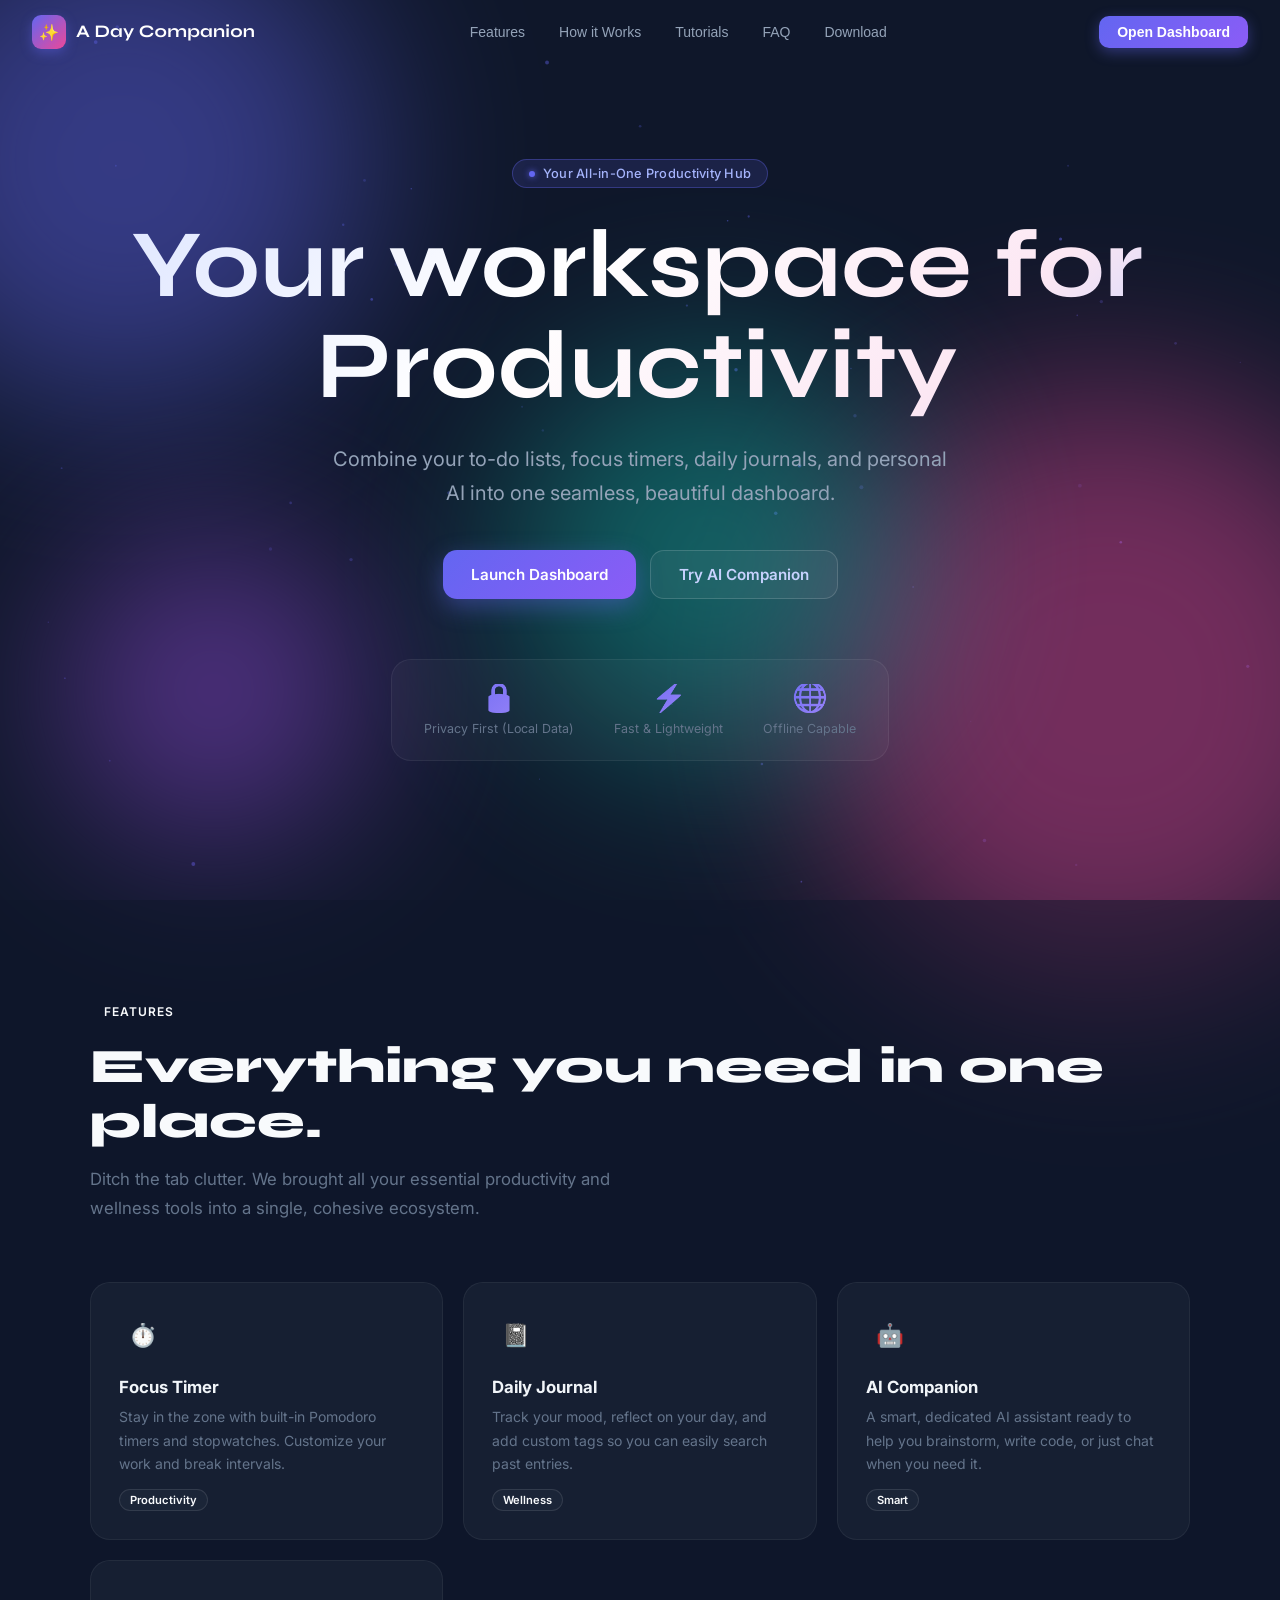
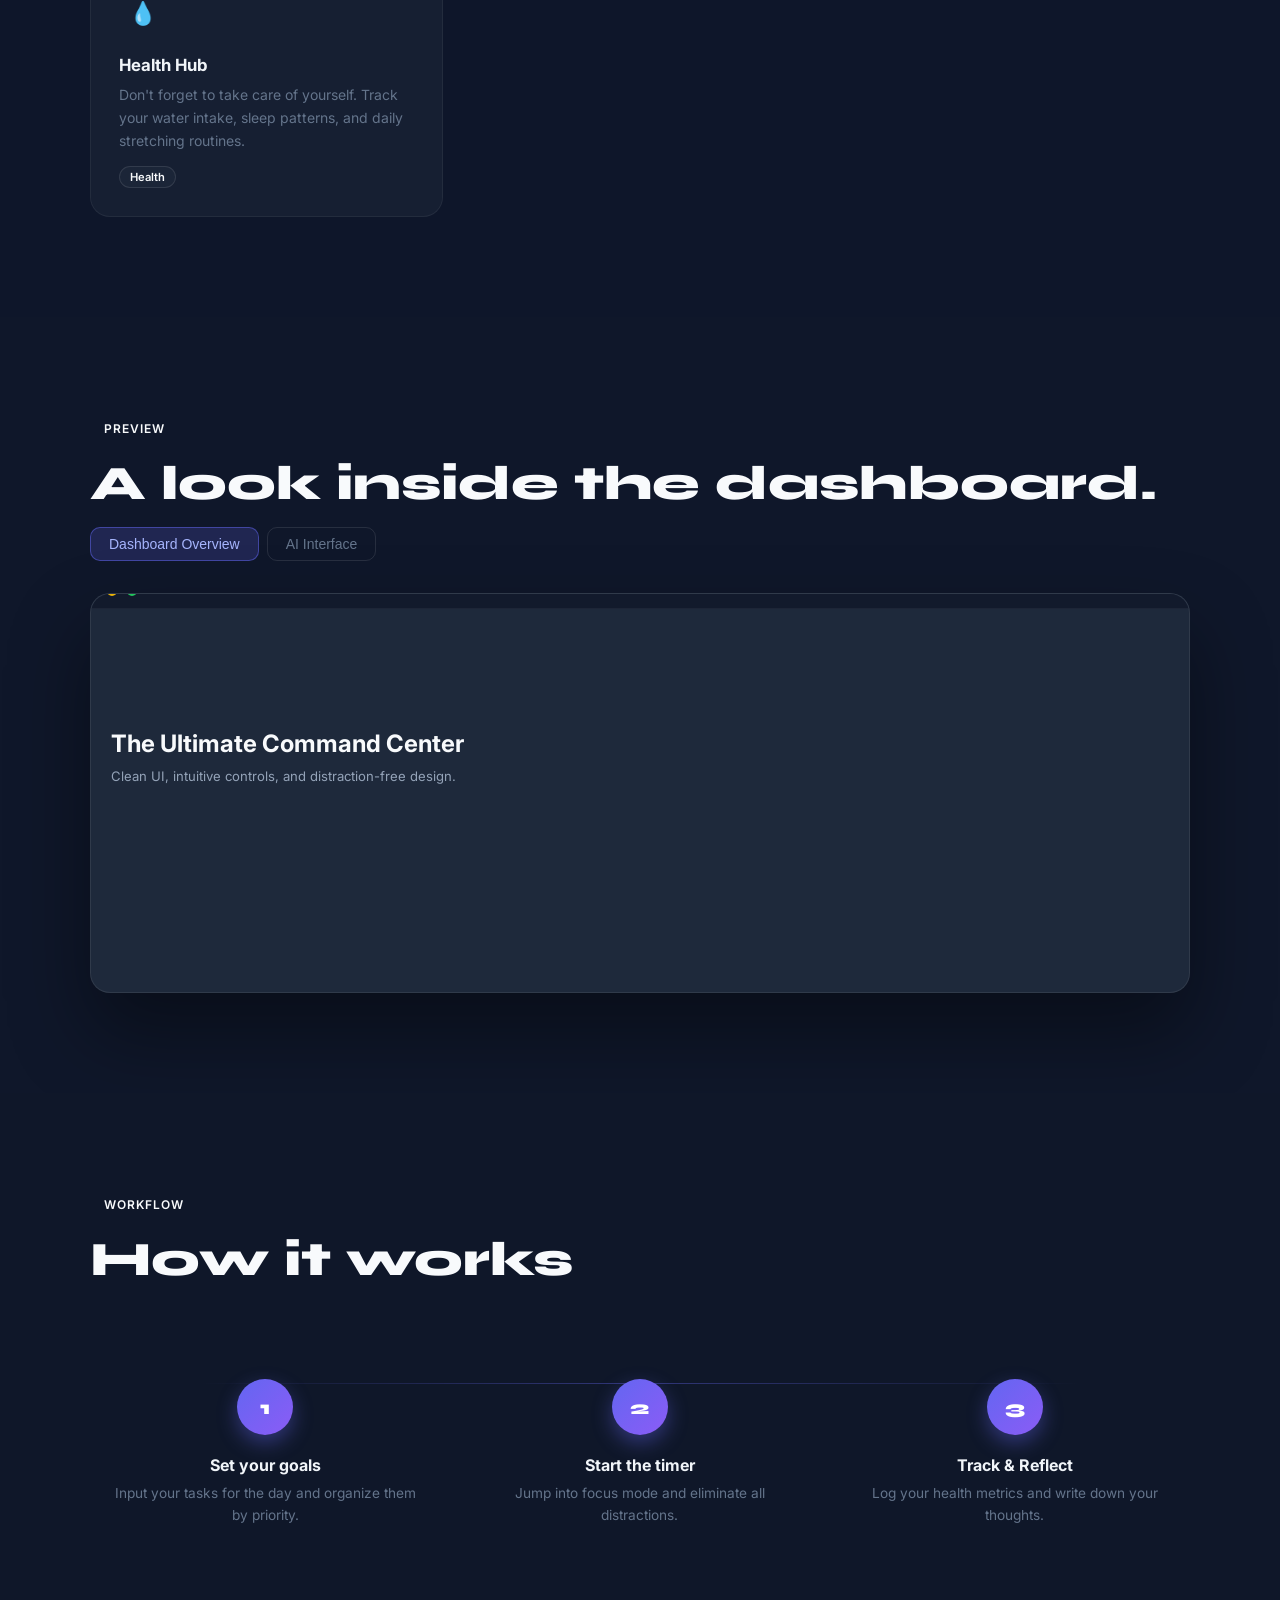
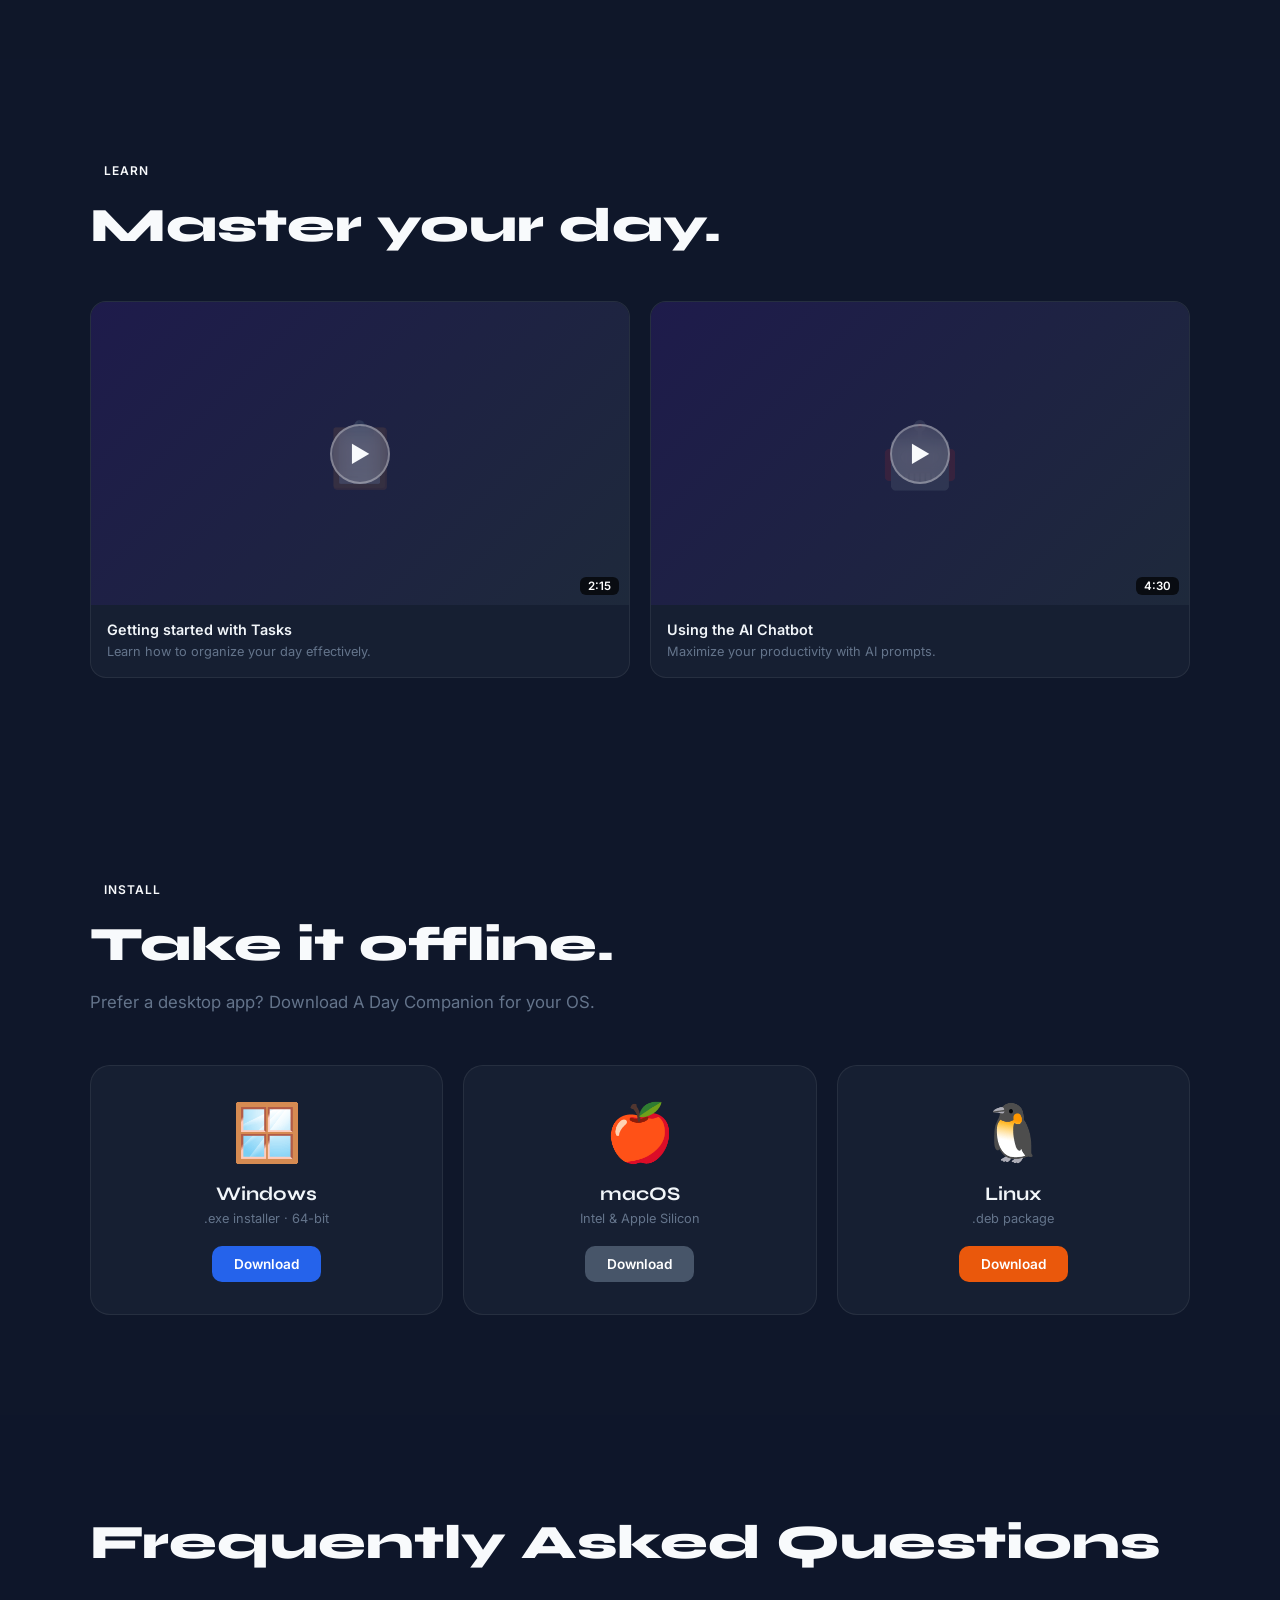
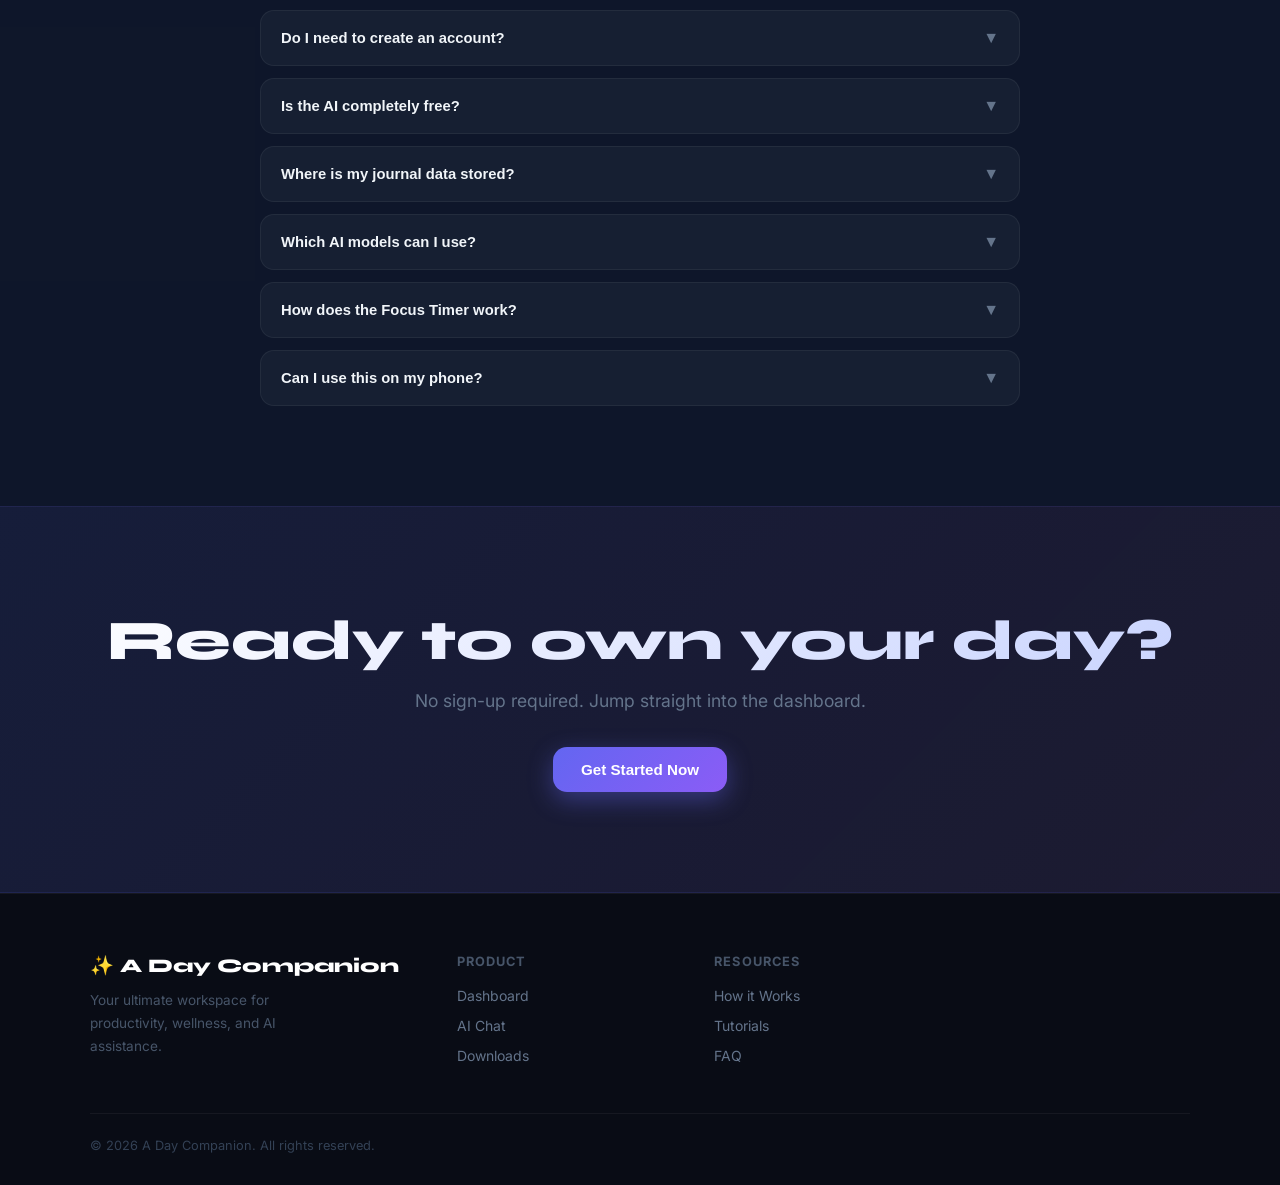
<file: web/index.html>
<!DOCTYPE html>
<html lang="en">
<head>
    <meta charset="UTF-8">
    <meta name="viewport" content="width=device-width, initial-scale=1.0">
    <title>A Day Companion - Home</title>
    <link rel="preconnect" href="https://fonts.googleapis.com">
    <link href="https://fonts.googleapis.com/css2?family=Inter:wght@400;500;600;700;800&family=Syne:wght@700;800&display=swap" rel="stylesheet">
    
    <link rel="stylesheet" href="css/landing.css">
</head>
<body>
    
    <div class="blob blob-1"></div>
    <div class="blob blob-2"></div>
    <div class="blob blob-3"></div>
    <div class="blob blob-4"></div>

    <nav id="navbar">
        <a href="#" class="nav-logo">
            <div class="nav-logo-icon">✨</div>
            <span class="nav-logo-text">A Day Companion</span>
        </a>
        <div class="nav-links" id="nav-links">
            <button class="nav-link" data-scroll="features">Features</button>
            <button class="nav-link" data-scroll="how">How it Works</button>
            <button class="nav-link" data-scroll="tutorials">Tutorials</button>
            <button class="nav-link" data-scroll="faq">FAQ</button>
            <button class="nav-link" data-scroll="download">Download</button>
        </div>
        <button class="nav-hamburger" id="nav-hamburger">
            <span></span><span></span><span></span>
        </button>
        <button class="nav-cta" id="nav-cta" onclick="window.location.href='dashboard.html'">Open Dashboard</button>
    </nav>

    <section id="hero">
        <canvas id="hero-canvas" style="position: absolute; top: 0; left: 0; width: 100%; height: 100%; z-index: -1;"></canvas>
        
        <div class="hero-badge fade-up">
            <div class="hero-badge-dot"></div>
            Your All-in-One Productivity Hub
        </div>
        
        <h1 class="hero-title fade-up stagger-1">
            Your workspace for <br>
            <span id="typed-text" style="color: #a78bfa;"></span>
        </h1>
        
        <p class="hero-sub fade-up stagger-2">
            Combine your to-do lists, focus timers, daily journals, and personal AI into one seamless, beautiful dashboard.
        </p>
        
        <div class="hero-btns fade-up stagger-3">
            <a href="dashboard.html" class="btn-primary">Launch Dashboard</a>
            <a href="ai.html" class="btn-secondary">Try AI Companion</a>
        </div>

        <div class="hero-stats fade-up stagger-4">
            <div class="hero-stat">
                <div class="hero-stat-num" style="font-size: 1.8rem; margin-bottom: 8px;">🔒</div>
                <div class="hero-stat-label">Privacy First (Local Data)</div>
            </div>
            <div class="hero-stat">
                <div class="hero-stat-num" style="font-size: 1.8rem; margin-bottom: 8px;">⚡</div>
                <div class="hero-stat-label">Fast & Lightweight</div>
            </div>
            <div class="hero-stat">
                <div class="hero-stat-num" style="font-size: 1.8rem; margin-bottom: 8px;">🌐</div>
                <div class="hero-stat-label">Offline Capable</div>
            </div>
        </div>
    </section>

    <section id="features" class="section">
        <div class="section-inner">
            <span class="section-tag">Features</span>
            <h2 class="section-title">Everything you need in one place.</h2>
            <p class="section-sub">Ditch the tab clutter. We brought all your essential productivity and wellness tools into a single, cohesive ecosystem.</p>
            
            <div class="features-grid">
                <div class="feature-card">
                    <div class="feature-icon">⏱️</div>
                    <h3 class="feature-title">Focus Timer</h3>
                    <p class="feature-desc">Stay in the zone with built-in Pomodoro timers and stopwatches. Customize your work and break intervals.</p>
                    <span class="feature-tag glass">Productivity</span>
                </div>
                <div class="feature-card">
                    <div class="feature-icon">📓</div>
                    <h3 class="feature-title">Daily Journal</h3>
                    <p class="feature-desc">Track your mood, reflect on your day, and add custom tags so you can easily search past entries.</p>
                    <span class="feature-tag glass">Wellness</span>
                </div>
                <div class="feature-card">
                    <div class="feature-icon">🤖</div>
                    <h3 class="feature-title">AI Companion</h3>
                    <p class="feature-desc">A smart, dedicated AI assistant ready to help you brainstorm, write code, or just chat when you need it.</p>
                    <span class="feature-tag glass">Smart</span>
                </div>
                <div class="feature-card">
                    <div class="feature-icon">💧</div>
                    <h3 class="feature-title">Health Hub</h3>
                    <p class="feature-desc">Don't forget to take care of yourself. Track your water intake, sleep patterns, and daily stretching routines.</p>
                    <span class="feature-tag glass">Health</span>
                </div>
            </div>
        </div>
    </section>

    <section id="preview" class="section">
        <div class="section-inner">
            <span class="section-tag">Preview</span>
            <h2 class="section-title">A look inside the dashboard.</h2>
            
            <div class="preview-tabs">
                <button class="preview-tab active" data-tab="dashboard">Dashboard Overview</button>
                <button class="preview-tab" data-tab="ai">AI Interface</button>
            </div>

            <div class="preview-screen active" id="screen-dashboard">
                <div class="mock-header">
                    <div class="mock-dot" style="background: #ef4444;"></div>
                    <div class="mock-dot" style="background: #eab308;"></div>
                    <div class="mock-dot" style="background: #22c55e;"></div>
                </div>
                <div class="mock-ui text-center" style="padding: 100px 20px;">
                    <h3 style="color: #f8fafc; font-size: 1.5rem; margin-bottom: 10px;">The Ultimate Command Center</h3>
                    <p>Clean UI, intuitive controls, and distraction-free design.</p>
                </div>
            </div>
            
            <div class="preview-screen" id="screen-ai">
                <div class="mock-header">
                    <div class="mock-dot" style="background: #ef4444;"></div>
                    <div class="mock-dot" style="background: #eab308;"></div>
                    <div class="mock-dot" style="background: #22c55e;"></div>
                </div>
                <div class="mock-ui text-center" style="padding: 100px 20px;">
                    <h3 style="color: #f8fafc; font-size: 1.5rem; margin-bottom: 10px;">Your Personal AI Assistant</h3>
                    <p>Powered by OpenRouter, directly integrated into your workflow.</p>
                </div>
            </div>
        </div>
    </section>

    <section id="how" class="section">
        <div class="section-inner text-center">
            <span class="section-tag">Workflow</span>
            <h2 class="section-title">How it works</h2>
            
            <div class="steps-grid">
                <div class="step-card fade-up stagger-1">
                    <div class="step-num">1</div>
                    <h3 class="step-title">Set your goals</h3>
                    <p class="step-desc">Input your tasks for the day and organize them by priority.</p>
                </div>
                <div class="step-card fade-up stagger-2">
                    <div class="step-num">2</div>
                    <h3 class="step-title">Start the timer</h3>
                    <p class="step-desc">Jump into focus mode and eliminate all distractions.</p>
                </div>
                <div class="step-card fade-up stagger-3">
                    <div class="step-num">3</div>
                    <h3 class="step-title">Track & Reflect</h3>
                    <p class="step-desc">Log your health metrics and write down your thoughts.</p>
                </div>
            </div>
        </div>
    </section>

    <section id="tutorials" class="section">
        <div class="section-inner">
            <span class="section-tag">Learn</span>
            <h2 class="section-title">Master your day.</h2>
            
            <div class="tutorial-grid">
                <div class="tutorial-card fade-up" data-tutorial="Getting started with Tasks">
                    <div class="tutorial-thumb">
                        <div class="tutorial-thumb-bg">📋</div>
                        <div class="tutorial-play-btn">▶</div>
                        <div class="tutorial-duration">2:15</div>
                    </div>
                    <div class="tutorial-info">
                        <h3 class="tutorial-title">Getting started with Tasks</h3>
                        <p class="tutorial-desc">Learn how to organize your day effectively.</p>
                    </div>
                </div>
                <div class="tutorial-card fade-up stagger-1" data-tutorial="Using the AI Chatbot">
                    <div class="tutorial-thumb">
                        <div class="tutorial-thumb-bg">🤖</div>
                        <div class="tutorial-play-btn">▶</div>
                        <div class="tutorial-duration">4:30</div>
                    </div>
                    <div class="tutorial-info">
                        <h3 class="tutorial-title">Using the AI Chatbot</h3>
                        <p class="tutorial-desc">Maximize your productivity with AI prompts.</p>
                    </div>
                </div>
            </div>
        </div>
    </section>

    <section id="download" class="section">
        <div class="section-inner">
            <span class="section-tag">Install</span>
            <h2 class="section-title">Take it offline.</h2>
            <p class="section-sub">Prefer a desktop app? Download A Day Companion for your OS.</p>
            
            <div class="platform-grid">
                <a href="https://github.com/Devanshpsg009/A-Day-Companion/releases/download/A_Day_Companion/A.Day.Companion.exe" class="platform-card fade-up">
                    <span class="platform-emoji">🪟</span>
                    <h3 class="platform-name">Windows</h3>
                    <p class="platform-info">.exe installer · 64-bit</p>
                    <span class="platform-btn" style="background: #2563eb; color: #fff;">Download</span>
                </a>
                <a href="https://github.com/Devanshpsg009/A-Day-Companion/releases/download/A_Day_Companion/A.Day.Companion.app.zip" class="platform-card fade-up stagger-1">
                    <span class="platform-emoji">🍎</span>
                    <h3 class="platform-name">macOS</h3>
                    <p class="platform-info">Intel & Apple Silicon</p>
                    <span class="platform-btn" style="background: #475569; color: #fff;">Download</span>
                </a>
                <a href="https://github.com/Devanshpsg009/A-Day-Companion/releases/download/A_Day_Companion/A.Day.Companion.deb" class="platform-card fade-up stagger-2">
                    <span class="platform-emoji">🐧</span>
                    <h3 class="platform-name">Linux</h3>
                    <p class="platform-info">.deb package</p>
                    <span class="platform-btn" style="background: #ea580c; color: #fff;">Download</span>
                </a>
            </div>
        </div>
    </section>

    <section id="faq" class="section">
        <div class="section-inner">
            <h2 class="section-title text-center">Frequently Asked Questions</h2>
            
            <div class="faq-list" style="margin: 40px auto 0;">
                <div class="faq-item fade-up">
                    <button class="faq-q">Do I need to create an account? <span class="faq-chevron">▼</span></button>
                    <div class="faq-a"><p>No account is required! A Day Companion runs directly in your browser and stores your data locally.</p></div>
                </div>
                <div class="faq-item fade-up">
                    <button class="faq-q">Is the AI completely free? <span class="faq-chevron">▼</span></button>
                    <div class="faq-a"><p>Yes, the AI integration utilizes your custom API key (like OpenRouter) so you maintain full control over your usage and data.</p></div>
                </div>
                <div class="faq-item fade-up">
                    <button class="faq-q">Where is my journal data stored? <span class="faq-chevron">▼</span></button>
                    <div class="faq-a"><p>All your tasks, journal entries, and health data are stored safely in your browser's local storage for maximum privacy and speed.</p></div>
                </div>
                <div class="faq-item fade-up">
                    <button class="faq-q">Which AI models can I use? <span class="faq-chevron">▼</span></button>
                    <div class="faq-a"><p>Through OpenRouter, you can easily switch between industry-leading models like GPT-3.5 Turbo, Claude 3 Haiku, and Llama 3.</p></div>
                </div>
                <div class="faq-item fade-up">
                    <button class="faq-q">How does the Focus Timer work? <span class="faq-chevron">▼</span></button>
                    <div class="faq-a"><p>It uses the Pomodoro technique. By default, it sets a 25-minute focus session followed by a 5-minute break, helping you avoid burnout.</p></div>
                </div>
                <div class="faq-item fade-up">
                    <button class="faq-q">Can I use this on my phone? <span class="faq-chevron">▼</span></button>
                    <div class="faq-a"><p>Absolutely. The web dashboard is fully responsive and designed to work beautifully on mobile devices.</p></div>
                </div>
            </div>
        </div>
    </section>

    <section id="cta">
        <h2 class="cta-title fade-up">Ready to own your day?</h2>
        <p class="cta-sub fade-up stagger-1">No sign-up required. Jump straight into the dashboard.</p>
        <button class="btn-primary fade-up stagger-2" onclick="window.location.href='dashboard.html'">Get Started Now</button>
    </section>

    <footer>
        <div class="footer-inner">
            <div class="footer-top">
                <div class="footer-brand">
                    <div style="font-family: 'Syne', sans-serif; font-weight: 800; font-size: 1.2rem; color: #fff;">✨ A Day Companion</div>
                    <p>Your ultimate workspace for productivity, wellness, and AI assistance.</p>
                </div>
                <div>
                    <h4 class="footer-col-title">Product</h4>
                    <ul class="footer-links">
                        <li><a href="dashboard.html">Dashboard</a></li>
                        <li><a href="ai.html">AI Chat</a></li>
                        <li><a href="#download">Downloads</a></li>
                    </ul>
                </div>
                <div>
                    <h4 class="footer-col-title">Resources</h4>
                    <ul class="footer-links">
                        <li><a href="#how">How it Works</a></li>
                        <li><a href="#tutorials">Tutorials</a></li>
                        <li><a href="#faq">FAQ</a></li>
                    </ul>
                </div>
            </div>
            <div class="footer-bottom">
                <div class="footer-copy">&copy; 2026 A Day Companion. All rights reserved.</div>
            </div>
        </div>
    </footer>

    <div class="video-modal-overlay" id="video-modal" style="display: none;">
        <div class="video-modal">
            <div class="video-modal-header">
                <h3 class="video-modal-title" id="video-modal-title">Tutorial</h3>
                <button class="video-modal-close" id="video-modal-close">✕</button>
            </div>
            <div class="video-embed">
                <div class="video-placeholder">
                    <div class="video-placeholder-icon">▶</div>
                    <p>Video playback area.</p>
                </div>
            </div>
        </div>
    </div>
    <script src="js/landing.js"></script>
</body>
</html>
</file>
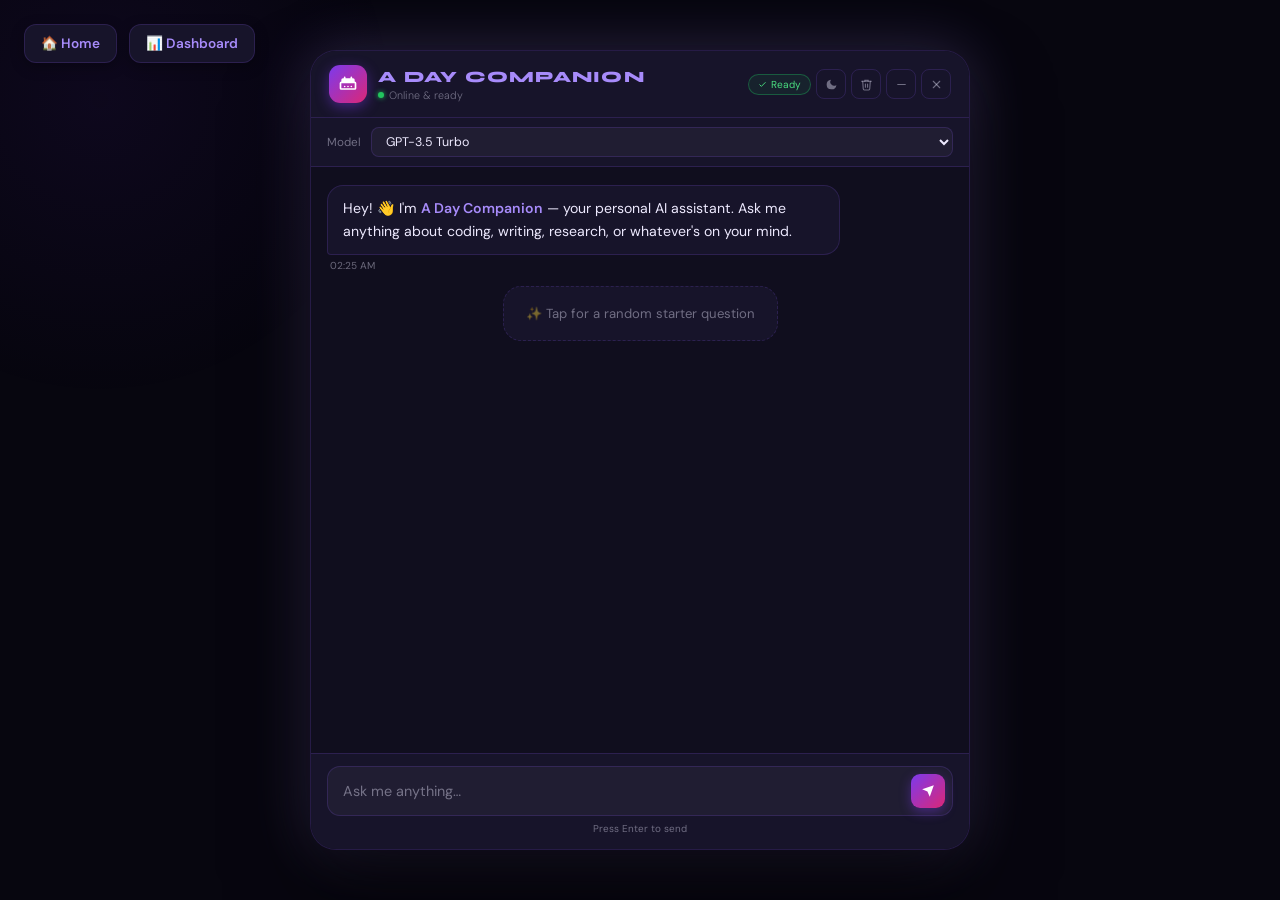
<file: web/ai.html>
<!DOCTYPE html>
<html lang="en">
<head>
    <meta charset="UTF-8">
    <meta name="viewport" content="width=device-width, initial-scale=1.0">
    <title>A DAY COMPANION - AI Chat</title>
    <link rel="preconnect" href="https://fonts.googleapis.com">
    <link href="https://fonts.googleapis.com/css2?family=Syne:wght@700;800&family=DM+Sans:wght@300;400;500&display=swap" rel="stylesheet">
    <style>
        :root {
            --bg: #07060f;
            --surface: #100e1e;
            --surface2: #17142a;
            --border: rgba(139,92,246,0.18);
            --accent: #a78bfa;
            --accent2: #f472b6;
            --glow: rgba(167,139,250,0.25);
            --text: #ede9fe;
            --muted: rgba(237,233,254,0.42);
            --user-bg: linear-gradient(135deg,#6d28d9,#7c3aed);
            --bot-bg: #17142a;
            --in-bg: rgba(255,255,255,0.04);
        }
        body.light {
            --bg: #ede9fe;
            --surface: #fff;
            --surface2: #f5f3ff;
            --border: rgba(109,40,217,0.14);
            --accent: #6d28d9;
            --accent2: #db2777;
            --glow: rgba(109,40,217,0.14);
            --text: #1e1535;
            --muted: rgba(30,21,53,0.42);
            --user-bg: linear-gradient(135deg,#6d28d9,#8b5cf6);
            --bot-bg: #f0ebff;
            --in-bg: rgba(109,40,217,0.05);
        }
        *{margin:0;padding:0;box-sizing:border-box}
        body{
            background:var(--bg);
            font-family:'DM Sans',sans-serif;
            min-height:100vh;
            display:flex;align-items:center;justify-content:center;
            padding:20px;
            transition:background .4s;
        }
        body::before{
            content:'';position:fixed;
            width:600px;height:600px;
            border-radius:50%;
            background:radial-gradient(circle,rgba(109,40,217,.07) 0%,transparent 70%);
            top:-200px;left:-200px;
            pointer-events:none;
            animation:orb 16s ease-in-out infinite;
            z-index:0;
        }
        @keyframes orb{0%,100%{transform:translate(0,0)}50%{transform:translate(60px,50px)}}

        
        .nav-floating {
            position: fixed;
            top: 24px;
            left: 24px;
            z-index: 100;
            display: flex;
            gap: 12px;
        }
        .nav-back-btn {
            padding: 10px 16px;
            border-radius: 12px;
            border: 1px solid var(--border);
            background: var(--surface2);
            color: var(--accent);
            cursor: pointer;
            font-family: 'DM Sans', sans-serif;
            font-weight: 600;
            font-size: 0.85rem;
            transition: all 0.2s;
            display: flex;
            align-items: center;
            gap: 6px;
            text-decoration: none;
            box-shadow: 0 4px 14px rgba(0,0,0,0.3);
        }
        .nav-back-btn:hover {
            background: var(--glow);
            transform: translateY(-2px);
            border-color: var(--accent);
        }
        body.light .nav-back-btn {
            background: var(--surface);
            color: var(--accent);
        }

        .app{
            width:100%;max-width:660px;height:800px;
            background:var(--surface);
            border:1px solid var(--border);
            border-radius:26px;
            display:flex;flex-direction:column;
            overflow:hidden;
            position:relative;z-index:1;
            box-shadow:0 40px 80px rgba(0,0,0,.55),0 0 60px var(--glow);
            transition:background .4s,box-shadow .4s;
        }

        
        .hdr{
            padding:14px 18px;
            display:flex;align-items:center;justify-content:space-between;
            border-bottom:1px solid var(--border);
            background:var(--surface2);
            flex-shrink:0;
        }
        .hdr-l{display:flex;align-items:center;gap:11px}
        .logo{
            width:38px;height:38px;
            background:linear-gradient(135deg,#7c3aed,#db2777);
            border-radius:11px;
            display:flex;align-items:center;justify-content:center;
            flex-shrink:0;
            box-shadow:0 4px 14px rgba(124,58,237,.45);
        }
        .logo svg{width:20px;height:20px;fill:#fff}
        .app-name{
            font-family:'Syne',sans-serif;
            font-weight:800;font-size:.98rem;
            letter-spacing:.08em;text-transform:uppercase;
            color:var(--accent);
        }
        .app-sub{
            font-size:.67rem;color:var(--muted);
            margin-top:2px;font-weight:300;
            display:flex;align-items:center;gap:5px;
        }
        .live-dot{
            width:6px;height:6px;border-radius:50%;
            background:#22c55e;
            box-shadow:0 0 5px #22c55e;
            animation:blink 2s ease-in-out infinite;
        }
        @keyframes blink{0%,100%{opacity:1}50%{opacity:.3}}

        .hdr-r{display:flex;gap:5px;align-items:center}

        .status-pill{
            font-size:.63rem;padding:3px 9px;border-radius:20px;
            border:1px solid rgba(34,197,94,.35);
            background:rgba(34,197,94,.08);color:#4ade80;
            display:flex;align-items:center;gap:4px;
            transition:all .3s;
        }
        .status-pill svg{width:9px;height:9px}
        .status-pill.warn{border-color:rgba(239,68,68,.35);background:rgba(239,68,68,.08);color:#f87171}
        .status-pill.idle{border-color:var(--border);background:transparent;color:var(--muted)}

        .ibtn{
            width:30px;height:30px;border-radius:8px;
            border:1px solid var(--border);background:transparent;
            color:var(--muted);cursor:pointer;
            display:flex;align-items:center;justify-content:center;
            transition:all .2s;
        }
        .ibtn svg{width:13px;height:13px}
        .ibtn:hover{background:var(--glow);color:var(--accent);border-color:var(--accent)}

        
        .mbar{
            padding:9px 16px;
            border-bottom:1px solid var(--border);
            background:var(--surface2);
            display:flex;align-items:center;gap:10px;
            flex-shrink:0;
        }
        .mbar-label{font-size:.73rem;color:var(--muted);white-space:nowrap}
        .msel{
            background:var(--in-bg);
            border:1px solid var(--border);
            color:var(--text);
            padding:5px 10px;border-radius:8px;
            font-size:.78rem;font-family:'DM Sans',sans-serif;
            outline:none;cursor:pointer;flex:1;
            transition:border-color .2s;
        }
        .msel:focus{border-color:var(--accent)}
        .msel option{background:#1a1535;color:#ede9fe}

        
        .msgs{
            flex:1;overflow-y:auto;
            padding:18px 16px;
            display:flex;flex-direction:column;gap:14px;
            scroll-behavior:smooth;
        }
        .msgs::-webkit-scrollbar{width:3px}
        .msgs::-webkit-scrollbar-thumb{background:var(--border);border-radius:3px}

        .msg{max-width:82%;animation:pop .28s cubic-bezier(.34,1.56,.64,1)}
        @keyframes pop{from{opacity:0;transform:translateY(12px) scale(.97)}to{opacity:1;transform:none}}
        .msg.u{align-self:flex-end}
        .msg.b{align-self:flex-start}

        .bbl{
            padding:11px 15px;border-radius:16px;
            font-size:.88rem;line-height:1.65;
            color:var(--text);word-break:break-word;
        }
        .msg.u .bbl{
            background:var(--user-bg);color:#fff;
            border-bottom-right-radius:4px;
            box-shadow:0 4px 18px rgba(109,40,217,.3);
        }
        .msg.b .bbl{
            background:var(--bot-bg);
            border:1px solid var(--border);
            border-bottom-left-radius:4px;
        }
        body.light .msg.b .bbl{color:#1e1535}

        .meta{
            font-size:.63rem;color:var(--muted);
            margin-top:4px;padding:0 3px;
            display:flex;justify-content:space-between;align-items:center;
        }
        .msg.u .meta{justify-content:flex-end}
        .mtag{font-style:italic;opacity:.55;font-size:.61rem}
        .cpbtn{
            background:none;border:none;color:var(--muted);cursor:pointer;
            padding:2px 4px;border-radius:4px;transition:color .2s;
            opacity:0;
        }
        .cpbtn svg{width:11px;height:11px}
        .msg:hover .cpbtn{opacity:1}
        .cpbtn:hover{color:var(--accent)}

        
        .bbl strong{font-weight:600;color:var(--accent)}
        .msg.u .bbl strong{color:#fde68a}
        .bbl em{font-style:italic;opacity:.85}
        .bbl code{
            background:rgba(139,92,246,.15);color:#c4b5fd;
            padding:1px 6px;border-radius:5px;
            font-family:'Courier New',monospace;font-size:.82em;
        }
        body.light .msg.b .bbl code{background:rgba(109,40,217,.1);color:#6d28d9}
        .bbl pre{
            background:rgba(0,0,0,.28);border:1px solid var(--border);
            border-radius:10px;padding:12px;margin:8px 0;
            overflow-x:auto;font-family:'Courier New',monospace;font-size:.8em;
        }
        .bbl ul,.bbl ol{padding-left:18px;margin:5px 0}
        .bbl li{margin:3px 0}
        .bbl h1,.bbl h2,.bbl h3{
            font-family:'Syne',sans-serif;
            margin:8px 0 4px;color:var(--accent);
        }
        .bbl a{color:var(--accent)}

        
        .typing{
            align-self:flex-start;
            padding:10px 14px;
            background:var(--bot-bg);
            border:1px solid var(--border);
            border-radius:16px;border-bottom-left-radius:4px;
            display:flex;align-items:center;gap:8px;
            animation:pop .25s ease;
        }
        .tlabel{font-size:.78rem;color:var(--muted)}
        .dots{display:flex;gap:4px}
        .dots span{
            width:6px;height:6px;border-radius:50%;
            background:var(--accent);
            animation:bonce 1.3s ease-in-out infinite;
        }
        .dots span:nth-child(2){animation-delay:.15s}
        .dots span:nth-child(3){animation-delay:.3s}
        @keyframes bonce{0%,60%,100%{transform:translateY(0)}30%{transform:translateY(-5px)}}

        
        .intro{
            align-self:center;text-align:center;
            padding:16px 22px;
            background:var(--surface2);
            border:1px dashed var(--border);
            border-radius:18px;
            color:var(--muted);font-size:.82rem;line-height:1.6;
            cursor:pointer;transition:all .25s;max-width:88%;
        }
        .intro:hover{border-color:var(--accent);color:var(--accent);transform:translateY(-2px)}

        
        .errmsg{
            padding:10px 14px;
            background:rgba(239,68,68,.1);border:1px solid rgba(239,68,68,.3);
            border-radius:10px;color:#fca5a5;font-size:.82rem;align-self:stretch;
        }

        
        .input-wrap{
            padding:12px 16px 14px;
            border-top:1px solid var(--border);
            background:var(--surface2);flex-shrink:0;
        }
        .input-row{
            display:flex;align-items:center;gap:8px;
            background:var(--in-bg);
            border:1px solid var(--border);
            border-radius:13px;
            padding:7px 7px 7px 15px;
            transition:border-color .2s,box-shadow .2s;
        }
        .input-row:focus-within{border-color:var(--accent);box-shadow:0 0 0 3px var(--glow)}
        #mi{
            flex:1;background:none;border:none;
            color:var(--text);font-family:'DM Sans',sans-serif;
            font-size:.9rem;outline:none;
        }
        #mi::placeholder{color:var(--muted)}
        #sb{
            width:34px;height:34px;border-radius:9px;
            background:linear-gradient(135deg,#7c3aed,#db2777);
            border:none;color:#fff;cursor:pointer;
            display:flex;align-items:center;justify-content:center;
            transition:all .2s;flex-shrink:0;
            box-shadow:0 4px 12px rgba(124,58,237,.4);
        }
        #sb svg{width:14px;height:14px}
        #sb:hover:not(:disabled){transform:scale(1.08);box-shadow:0 6px 18px rgba(124,58,237,.55)}
        #sb:disabled{opacity:.35;cursor:not-allowed;transform:none!important}
        .hint{text-align:center;font-size:.62rem;color:var(--muted);margin-top:6px}

        
        .app.min{height:62px}
        .app.min .mbar,.app.min .msgs,.app.min .input-wrap{display:none}

        
        .notif{
            position:fixed;top:16px;right:16px;
            padding:9px 15px;border-radius:10px;
            font-size:.78rem;z-index:999;
            display:flex;align-items:center;gap:6px;
            animation:nslide .3s ease,nfade .3s ease 2.7s forwards;
        }
        .notif.ok{background:rgba(34,197,94,.15);border:1px solid rgba(34,197,94,.3);color:#4ade80}
        .notif.err{background:rgba(239,68,68,.15);border:1px solid rgba(239,68,68,.3);color:#f87171}
        @keyframes nslide{from{opacity:0;transform:translateY(-8px)}to{opacity:1;transform:none}}
        @keyframes nfade{from{opacity:1}to{opacity:0;pointer-events:none}}

        @media(max-width:680px){
            .app{height:100dvh;border-radius:0;max-width:100%}
            body{padding:0}
            .msg{max-width:90%}
            .nav-floating { top: 12px; left: 12px; }
        }
    </style>
</head>
<body>

<div class="nav-floating">
    <a href="index.html" class="nav-back-btn">🏠 Home</a>
    <a href="dashboard.html" class="nav-back-btn">📊 Dashboard</a>
</div>

<div class="app" id="app">

    <div class="hdr">
        <div class="hdr-l">
            <div class="logo">
                <svg viewBox="0 0 24 24"><path d="M20 9V7a2 2 0 0 0-2-2h-1V4a1 1 0 0 0-2 0v1H9V4a1 1 0 0 0-2 0v1H6a2 2 0 0 0-2 2v2a2 2 0 0 0-2 2v6a2 2 0 0 0 2 2h16a2 2 0 0 0 2-2v-6a2 2 0 0 0-2-2zm0 8H4v-6h16v6zM8 14a1 1 0 1 1 0 2 1 1 0 0 1 0-2zm4 0a1 1 0 1 1 0 2 1 1 0 0 1 0-2zm4 0a1 1 0 1 1 0 2 1 1 0 0 1 0-2z"/></svg>
            </div>
            <div>
                <div class="app-name">A Day Companion</div>
                <div class="app-sub"><span class="live-dot"></span>Online &amp; ready</div>
            </div>
        </div>
        <div class="hdr-r">
            <div class="status-pill" id="spill">
                <svg viewBox="0 0 24 24" fill="none" stroke="currentColor" stroke-width="2.5"><polyline points="20 6 9 17 4 12"/></svg>
                Ready
            </div>
            
            <button class="ibtn" id="themeBtn" title="Toggle theme">
                <svg id="themeIco" viewBox="0 0 24 24" fill="currentColor"><path d="M21 12.79A9 9 0 1 1 11.21 3 7 7 0 0 0 21 12.79z"/></svg>
            </button>
            <button class="ibtn" id="clearBtn" title="Clear chat">
                <svg viewBox="0 0 24 24" fill="none" stroke="currentColor" stroke-width="2" stroke-linecap="round"><polyline points="3 6 5 6 21 6"/><path d="M19 6l-1 14a2 2 0 0 1-2 2H8a2 2 0 0 1-2-2L5 6"/><path d="M10 11v6M14 11v6"/><path d="M9 6V4h6v2"/></svg>
            </button>
            <button class="ibtn" id="minBtn" title="Minimize">
                <svg viewBox="0 0 24 24" fill="currentColor"><rect x="4" y="11" width="16" height="2" rx="1"/></svg>
            </button>
            <button class="ibtn" id="closeBtn" title="Return to Dashboard">
                <svg viewBox="0 0 24 24" fill="none" stroke="currentColor" stroke-width="2" stroke-linecap="round"><line x1="18" y1="6" x2="6" y2="18"/><line x1="6" y1="6" x2="18" y2="18"/></svg>
            </button>
        </div>
    </div>
    <div class="mbar">
        <span class="mbar-label">Model</span>
        <select id="modelSelect" class="msel">
            <option value="openai/gpt-3.5-turbo">GPT-3.5 Turbo</option>
            <option value="anthropic/claude-3-haiku">Claude 3 Haiku</option>
            <option value="meta-llama/llama-3.1-8b-instruct">Llama 3.1 8B</option>
        </select>
    </div>
    <div class="msgs" id="msgs">
        <div class="msg b">
            <div class="bbl">Hey! 👋 I'm <strong>A Day Companion</strong> — your personal AI assistant. Ask me anything about coding, writing, research, or whatever's on your mind.</div>
            <div class="meta">
                <span id="initTime"></span>
            </div>
        </div>
        <div class="intro" id="introCard">✨ Tap for a random starter question</div>
    </div>
    <div class="input-wrap">
        <div class="input-row">
            <input type="text" id="mi" placeholder="Ask me anything…" autocomplete="off">
            <button id="sb">
                <svg viewBox="0 0 24 24" fill="currentColor"><path d="M22 2L11 13M22 2L15 22l-4-9-9-4 20-7z"/></svg>
            </button>
        </div>
        <div class="hint">Press Enter to send</div>
    </div>
</div>

<script>
    const BACKEND_API_URL = "/api/chat"; 

    const app        = document.getElementById('app');
    const msgsEl     = document.getElementById('msgs');
    const mi         = document.getElementById('mi');
    const sb         = document.getElementById('sb');
    const msel       = document.getElementById('modelSelect');
    const spill      = document.getElementById('spill');
    const themeBtn   = document.getElementById('themeBtn');
    const themeIco   = document.getElementById('themeIco');
    const clearBtn   = document.getElementById('clearBtn');
    const minBtn     = document.getElementById('minBtn');
    const closeBtn   = document.getElementById('closeBtn');
    const introCard  = document.getElementById('introCard');
    document.getElementById('initTime').textContent = nowStr();

    let isThinking = false;
    let convo = [{
        role:"system",
        content:`You are A DAY COMPANION, a helpful and friendly AI assistant. You can speak English and Hindi. You're skilled at technology, programming, and general knowledge. Be concise, warm, and helpful. Use markdown formatting when appropriate. Keep responses under 300 words unless the user asks for more. Use emojis occasionally. If asked about yourself, say you're A DAY COMPANION.`
    }];

    
    function nowStr(){ return new Date().toLocaleTimeString([],{hour:'2-digit',minute:'2-digit'}); }

    function save(){
        try{
            localStorage.setItem('adc_model', msel.value);
            localStorage.setItem('adc_theme', document.body.classList.contains('light')?'light':'dark');
            localStorage.setItem('adc_history', JSON.stringify(convo));
        }catch(e){}
    }

    function load(){
        try{
            const m = localStorage.getItem('adc_model');
            if(m) msel.value = m;
            if(localStorage.getItem('adc_theme')==='light') applyTheme(true);
            const h = localStorage.getItem('adc_history');
            if(h){
                const hist = JSON.parse(h);
                if(Array.isArray(hist) && hist.length>1){
                    for(let i=1;i<hist.length;i++){
                        renderMsg(hist[i].content, hist[i].role==='user', null, false, false);
                        convo.push(hist[i]);
                    }
                }
            }
        }catch(e){}
    }

    function applyTheme(light){
        document.body.classList.toggle('light', light);
        if(light){
            themeIco.setAttribute('fill','none');
            themeIco.setAttribute('stroke','currentColor');
            themeIco.setAttribute('stroke-width','2');
            themeIco.innerHTML = '<circle cx="12" cy="12" r="5"/><line x1="12" y1="1" x2="12" y2="3"/><line x1="12" y1="21" x2="12" y2="23"/><line x1="4.22" y1="4.22" x2="5.64" y2="5.64"/><line x1="18.36" y1="18.36" x2="19.78" y2="19.78"/><line x1="1" y1="12" x2="3" y2="12"/><line x1="21" y1="12" x2="23" y2="12"/><line x1="4.22" y1="19.78" x2="5.64" y2="18.36"/><line x1="18.36" y1="5.64" x2="19.78" y2="4.22"/>';
        } else {
            themeIco.setAttribute('fill','currentColor');
            themeIco.removeAttribute('stroke');
            themeIco.removeAttribute('stroke-width');
            themeIco.innerHTML = '<path d="M21 12.79A9 9 0 1 1 11.21 3 7 7 0 0 0 21 12.79z"/>';
        }
    }

    function setPill(text, state='ok'){
        spill.className = `status-pill ${state==='warn'?'warn':state==='idle'?'idle':''}`;
        const icons = {
            ok:   `<svg viewBox="0 0 24 24" fill="none" stroke="currentColor" stroke-width="2.5" width="9" height="9"><polyline points="20 6 9 17 4 12"/></svg>`,
            warn: `<svg viewBox="0 0 24 24" fill="currentColor" width="9" height="9"><path d="M12 2L2 22h20L12 2zm1 15h-2v-2h2v2zm0-4h-2V9h2v4z"/></svg>`,
            idle: `<svg viewBox="0 0 24 24" fill="currentColor" width="9" height="9"><circle cx="12" cy="12" r="3"/></svg>`
        };
        spill.innerHTML = (icons[state]||icons.ok) + ' ' + text;
    }

    function notify(msg, isErr=false){
        document.querySelectorAll('.notif').forEach(n=>n.remove());
        const n = document.createElement('div');
        n.className = `notif ${isErr?'err':'ok'}`;
        n.textContent = msg;
        document.body.appendChild(n);
        setTimeout(()=>n.remove(), 3300);
    }

    function esc(s){ const d=document.createElement('div');d.textContent=s;return d.innerHTML; }

    function fmt(text){
        if(!text) return '';
        let f = text;
        f = f.replace(/```(\w+)?\n?([\s\S]*?)```/g, (_,lang,code) => `<pre><code>${esc(code.trim())}</code></pre>`);
        f = f
            .replace(/\*\*(.*?)\*\*/g,'<strong>$1</strong>')
            .replace(/\*(.*?)\*/g,'<em>$1</em>')
            .replace(/`([^`]+)`/g,'<code>$1</code>')
            .replace(/^### (.*$)/gm,'<h3>$1</h3>')
            .replace(/^## (.*$)/gm,'<h2>$1</h2>')
            .replace(/^# (.*$)/gm,'<h1>$1</h1>')
            .replace(/^\s*[-*] (.*$)/gm,'<li>$1</li>')
            .replace(/(<li>[\s\S]*?<\/li>)/g,'<ul>$1</ul>')
            .replace(/\n/g,'<br>');
        f = f.replace(/(https?:\/\/[^\s<]+)/g,'<a href="$1" target="_blank" rel="noopener noreferrer">$1</a>');
        return f;
    }

    const COPY_SVG = `<svg viewBox="0 0 24 24" fill="none" stroke="currentColor" stroke-width="2" width="11" height="11"><rect x="9" y="9" width="13" height="13" rx="2"/><path d="M5 15H4a2 2 0 0 1-2-2V4a2 2 0 0 1 2-2h9a2 2 0 0 1 2 2v1"/></svg>`;
    const CHECK_SVG = `<svg viewBox="0 0 24 24" fill="none" stroke="#4ade80" stroke-width="2.5" width="11" height="11"><polyline points="20 6 9 17 4 12"/></svg>`;

    function renderMsg(text, isUser, modelName=null, saveHist=true, animate=true){
        const ic = document.getElementById('introCard');
        if(ic){ ic.style.transition='opacity .2s'; ic.style.opacity='0'; setTimeout(()=>{try{ic.remove()}catch(e){}},220); }

        const wrap = document.createElement('div');
        wrap.className = `msg ${isUser?'u':'b'}`;
        if(!animate) wrap.style.animation='none';

        const bbl = document.createElement('div');
        bbl.className = 'bbl';
        bbl.innerHTML = fmt(text);

        const meta = document.createElement('div');
        meta.className = 'meta';

        if(modelName && !isUser){
            const ms = document.createElement('span');
            ms.className = 'mtag';
            ms.textContent = modelName;
            meta.appendChild(ms);
        }
        const ts = document.createElement('span');
        ts.textContent = nowStr();
        meta.appendChild(ts);

        const cp = document.createElement('button');
        cp.className = 'cpbtn';
        cp.title = 'Copy';
        cp.innerHTML = COPY_SVG;
        cp.onclick = ()=>{
            navigator.clipboard.writeText(text).then(()=>{
                cp.innerHTML = CHECK_SVG;
                setTimeout(()=>{ cp.innerHTML = COPY_SVG; }, 2000);
            });
        };
        meta.appendChild(cp);

        wrap.appendChild(bbl);
        wrap.appendChild(meta);
        msgsEl.appendChild(wrap);
        msgsEl.scrollTop = msgsEl.scrollHeight;

        if(saveHist){
            convo.push({ role: isUser?'user':'assistant', content: text });
            if(convo.length > 21) convo = [convo[0], ...convo.slice(-20)];
            setTimeout(save, 100);
        }
    }

    function addErr(text) {
        const d = document.createElement('div');
        d.className = 'errmsg';
        d.textContent = '⚠ ' + text;
        msgsEl.appendChild(d);
        msgsEl.scrollTop = msgsEl.scrollHeight;
    }

    function showTyping() {
        const d = document.createElement('div');
        d.className='typing'; d.id='typing';
        d.innerHTML=`<span class="tlabel">Thinking</span><div class="dots"><span></span><span></span><span></span></div>`;
        msgsEl.appendChild(d);
        msgsEl.scrollTop = msgsEl.scrollHeight;
    }
    function hideTyping() { const t=document.getElementById('typing'); if(t) t.remove(); }

    async function getAIResponse(userInput){
        const selectedModel = msel.value;
        const modelName = msel.options[msel.selectedIndex].text;

        showTyping();
        setPill('Processing…','idle');
        try{
            const controller = new AbortController();
            const tid = setTimeout(()=>controller.abort(), 45000);
            
            
            const response = await fetch(BACKEND_API_URL,{
                method: "POST",
                headers: {
                    "Content-Type": "application/json"
                },
                body: JSON.stringify({
                    model: selectedModel,
                    messages: convo
                }),
                signal: controller.signal
            });
            
            clearTimeout(tid);
            
            if(!response.ok){
                let et="Unknown error";
                try{ const ed=await response.json(); et=ed.error?.message || ed.error || JSON.stringify(ed); }
                catch(e){ et=await response.text(); }
                throw new Error(`API Error (${response.status}): ${et}`);
            }
            
            const data = await response.json();
            hideTyping();
            setPill('Ready','ok');
            
            if(data.choices && data.choices.length>0 && data.choices[0].message){
                const aiResponse = data.choices[0].message.content;
                return { response:aiResponse, modelName, isError:false };
            } else {
                return { response:"I received an empty response. Please try again.", modelName, isError:true };
            }
        }catch(error){
            hideTyping();
            let em="";
            if(error.name==='AbortError')                                          { setPill('Timeout','warn');     em="Request timed out (45s). Try a simpler query or different model."; }
            else if(error.message.includes("401")||error.message.includes("403")) { setPill('Invalid Key','warn'); em="Backend authorization failed. Check your Vercel Environment Variables."; }
            else if(error.message.includes("429"))                                 { setPill('Rate Limited','warn');em="Rate limit exceeded. Please wait a moment and try again."; }
            else if(error.message.includes("network")||error.message.includes("fetch")){ setPill('Network Err','warn'); em="Network error. Please check your internet connection."; }
            else if(error.message.includes("402")||error.message.includes("credit")){ setPill('No Credits','warn'); em="Insufficient credits. Please add credits to your OpenRouter account."; }
            else                                                                    { setPill('Error','warn');       em=`Error: ${error.message}.`; }
            console.error("Backend API Error:", error);
            return { response:em, modelName, isError:true };
        }
    }

    async function sendMessage() {
        const text = mi.value.trim();
        if(!text || isThinking) return;
        isThinking = true;
        sb.disabled = true;
        renderMsg(text, true);
        mi.value = '';
        const result = await getAIResponse(text);
        if(result.isError) addErr(result.response);
        else renderMsg(result.response, false, result.modelName);
        isThinking = false;
        sb.disabled = false;
        mi.focus();
    }

    sb.onclick = sendMessage;
    mi.addEventListener('keypress', e=>{ if(e.key==='Enter' && !sb.disabled) sendMessage(); });
    msel.onchange = save;

    themeBtn.onclick = ()=>{
        const goLight = !document.body.classList.contains('light');
        applyTheme(goLight);
        save();
    };

    clearBtn.onclick = ()=>{
        if(!confirm("Clear all messages?")) return;
        msgsEl.innerHTML = '';
        convo = [convo[0]];
        renderMsg("Chat cleared! What would you like to talk about? 🚀", false, null, false);
        save();
    };

    minBtn.onclick = ()=>{
        app.classList.toggle('min');
        const isMin = app.classList.contains('min');
        minBtn.querySelector('svg').innerHTML = isMin
            ? '<path d="M5 12h14M12 5l7 7-7 7" stroke="currentColor" stroke-width="2" stroke-linecap="round" fill="none"/>'
            : '<rect x="4" y="11" width="16" height="2" rx="1"/>';
    };

    closeBtn.onclick = ()=>{
        window.location.href = 'dashboard.html';
    };

    const starters = [
        "How does machine learning work?",
        "Write a short poem about technology",
        "Help me debug my JavaScript code",
        "Explain quantum computing simply",
        "Best practices for REST API design?",
        "Explain async/await in JavaScript",
        "What's the difference between TCP and UDP?"
    ];
    introCard.onclick = ()=>{
        mi.value = starters[Math.floor(Math.random()*starters.length)];
        mi.focus();
    };

    document.querySelector('.cpbtn').onclick = ()=>{
        const text = document.querySelector('.bbl').textContent;
        navigator.clipboard.writeText(text);
    };

    window.addEventListener('load', ()=>{ load(); mi.focus(); });
    window.addEventListener('beforeunload', save);
</script>
</body>
</html>
</file>
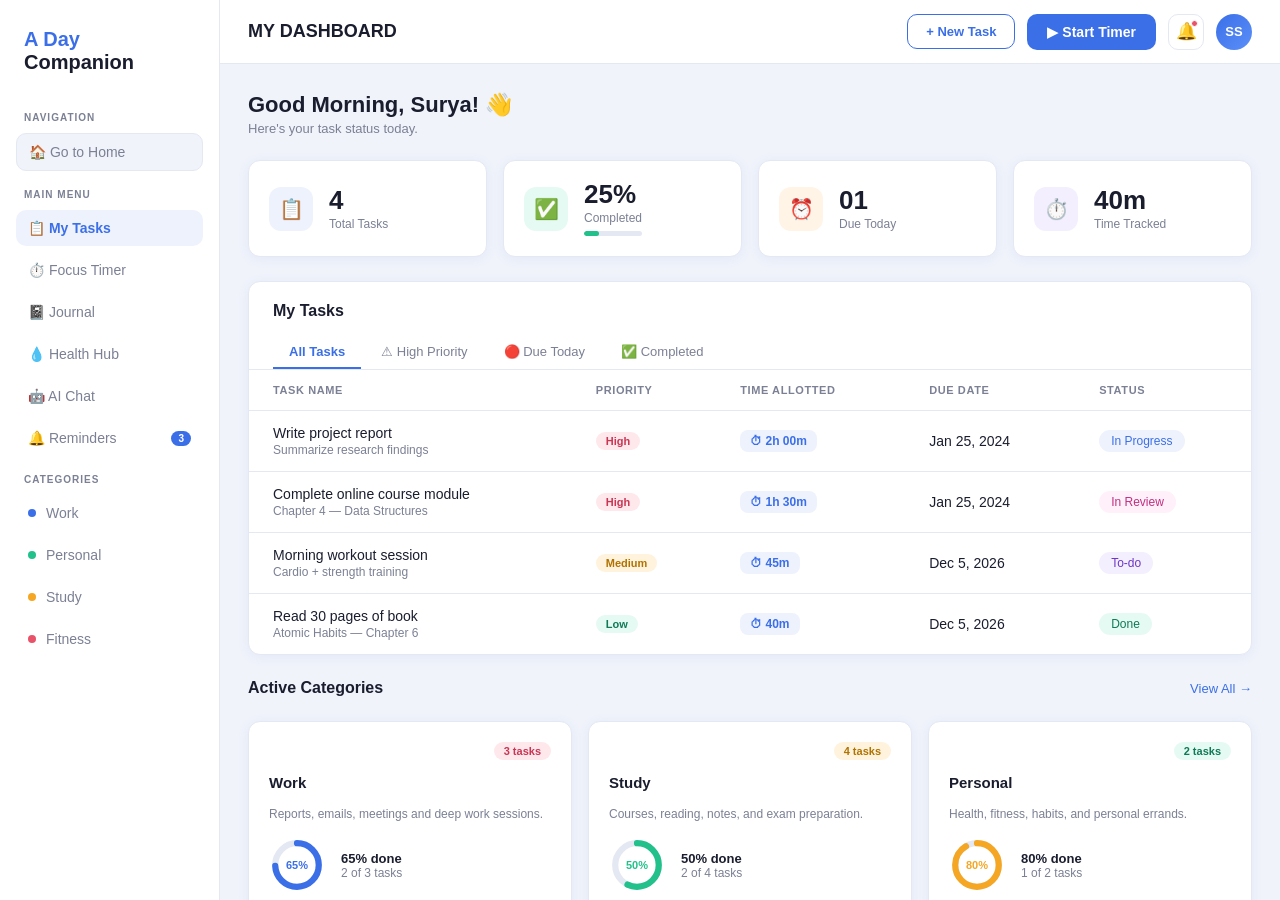
<file: web/dashboard.html>
<!DOCTYPE html>
<html lang="en">
<head>
  <meta charset="UTF-8" />
  <title>A Day Companion - Dashboard</title>
  <link rel="stylesheet" href="css/dashboard.css" />
</head>
<body>
  <div class="modal-overlay" id="task-modal">
    <div class="modal-box">
      <div class="modal-title">➕ Add New Task</div>

      <div class="field">
        <label>Task Name</label>
        <input id="task-name-input" type="text" placeholder="e.g. Write assignment draft" />
      </div>

      <div class="field-row">
        <div class="field">
          <label>Category</label>
          <select id="task-category">
            <option>Work</option>
            <option>Study</option>
            <option>Personal</option>
            <option>Fitness</option>
          </select>
        </div>
        <div class="field">
          <label>Priority</label>
          <select id="task-priority">
            <option>High</option>
            <option>Medium</option>
            <option>Low</option>
          </select>
        </div>
      </div>

      <div class="field-row">
        <div class="field">
          <label>Time to Complete</label>
          <input id="task-time" type="text" placeholder="e.g. 1h 30m" />
        </div>
        <div class="field">
          <label>Due Date</label>
          <input id="task-due" type="date" />
        </div>
      </div>

      <div class="field">
        <label>Notes (optional)</label>
        <textarea id="task-notes" placeholder="Any extra details..."></textarea>
      </div>

      <div class="modal-footer">
        <button class="btn-cancel" onclick="closeModal()">Cancel</button>
        <button class="btn-save"   onclick="saveTask()">Save Task</button>
      </div>
    </div>
  </div>

  <aside class="sidebar">
    <div class="logo">A Day<span> Companion</span></div>

    <div class="sidebar-section-label">Navigation</div>
    <div class="sidebar-item" onclick="window.location.href='index.html'" style="background: #F0F3FA; border: 1px solid #E4E8F3;">🏠 Go to Home</div>

    <div class="sidebar-section-label">Main Menu</div>
    <div class="sidebar-item active" onclick="showSection('tasks', this)">📋 My Tasks</div>
    <div class="sidebar-item"        onclick="showSection('timer', this)">⏱️ Focus Timer</div>
    <div class="sidebar-item"        onclick="showSection('journal', this)">📓 Journal</div>
    <div class="sidebar-item"        onclick="showSection('health', this)">💧 Health Hub</div>
    <div class="sidebar-item"        onclick="window.location.href='ai.html'">🤖 AI Chat</div>
    <div class="sidebar-item">
      🔔 Reminders
      <span class="badge">3</span>
    </div>

    <div class="sidebar-section-label">Categories</div>
    <div class="sidebar-item"><span class="dot" style="background:#3B6FE8"></span> Work</div>
    <div class="sidebar-item"><span class="dot" style="background:#22C08B"></span> Personal</div>
    <div class="sidebar-item"><span class="dot" style="background:#F5A623"></span> Study</div>
    <div class="sidebar-item"><span class="dot" style="background:#E8536A"></span> Fitness</div>
  </aside>

  <div class="main">

    <header class="topbar">
      <div class="topbar-title" id="topbar-title">MY DASHBOARD</div>
      <div class="topbar-actions">
        <button class="btn-outline" onclick="openModal()">+ New Task</button>
        <button class="btn-blue"    onclick="startTimerFromTop()">▶ Start Timer</button>
        <button class="notif-btn">🔔<span class="notif-dot"></span></button>
        <div class="avatar">SS</div>
      </div>
    </header>

    <div id="success-msg">✅ Task added!</div>

    <div class="content">

      <div class="greeting">
        <h2 id="app-greeting">Good Morning, Surya! 👋</h2>
        <p>Here's your task status today.</p>
      </div>

      <div id="section-tasks" class="section active">

        <div class="stat-row">
          <div class="stat-card">
            <div class="stat-icon blue">📋</div>
            <div class="stat-info">
              <div class="stat-val" id="stat-total">0</div>
              <div class="stat-lbl">Total Tasks</div>
            </div>
          </div>

          <div class="stat-card">
            <div class="stat-icon green">✅</div>
            <div class="stat-info">
              <div class="stat-val" id="stat-completed-pct">0%</div>
              <div class="stat-lbl">Completed</div>
              <div class="progress-bar">
                <div class="progress-fill" id="stat-bar" style="width:0%"></div>
              </div>
            </div>
          </div>

          <div class="stat-card">
            <div class="stat-icon orange">⏰</div>
            <div class="stat-info">
              <div class="stat-val" id="stat-due-today">00</div>
              <div class="stat-lbl">Due Today</div>
            </div>
          </div>

          <div class="stat-card">
            <div class="stat-icon purple">⏱️</div>
            <div class="stat-info">
              <div class="stat-val" id="stat-tracked">0m</div>
              <div class="stat-lbl">Time Tracked</div>
            </div>
          </div>
        </div>

        <div class="card">
          <div class="card-header">
            <h2>My Tasks</h2>
          </div>

          <div class="tabs">
            <button class="tab active" onclick="filterTasks('all',   this)">All Tasks</button>
            <button class="tab"        onclick="filterTasks('high',  this)">⚠ High Priority</button>
            <button class="tab"        onclick="filterTasks('today', this)">🔴 Due Today</button>
            <button class="tab"        onclick="filterTasks('done',  this)">✅ Completed</button>
          </div>

          <table>
            <thead>
              <tr>
                <th>Task Name</th>
                <th>Priority</th>
                <th>Time Allotted</th>
                <th>Due Date</th>
                <th>Status</th>
              </tr>
            </thead>
            <tbody id="task-tbody"></tbody>
          </table>
        </div>

        <div class="card-row-header">
          <h2>Active Categories</h2>
          <a href="#">View All →</a>
        </div>

        <div class="category-cards">

          <div class="cat-card">
            <div class="cat-top">
              <span class="dot blue"></span>
              <span class="pill high">3 tasks</span>
            </div>
            <div class="cat-title">Work</div>
            <div class="cat-desc">Reports, emails, meetings and deep work sessions.</div>
            <div class="donut-row">
              <div class="donut">
                <svg viewBox="0 0 36 36" width="56" height="56">
                  <circle cx="18" cy="18" r="14" fill="none" stroke="#E4E8F3" stroke-width="4"/>
                  <circle cx="18" cy="18" r="14" fill="none" stroke="#3B6FE8" stroke-width="4" stroke-dasharray="65 100" stroke-linecap="round"/>
                </svg>
                <div class="donut-label">65%</div>
              </div>
              <div>
                <div class="donut-done">65% done</div>
                <div class="donut-sub">2 of 3 tasks</div>
              </div>
            </div>
            <div class="cat-meta">
              <span>📅 Due Feb 15</span>
              <span>⏱ 4h left</span>
            </div>
            <div class="cat-footer">
              <div class="avatar-stack"><div class="av">S</div></div>
              <button class="btn-sm">View Details</button>
            </div>
          </div>

          <div class="cat-card">
            <div class="cat-top">
              <span class="dot green"></span>
              <span class="pill medium">4 tasks</span>
            </div>
            <div class="cat-title">Study</div>
            <div class="cat-desc">Courses, reading, notes, and exam preparation.</div>
            <div class="donut-row">
              <div class="donut">
                <svg viewBox="0 0 36 36" width="56" height="56">
                  <circle cx="18" cy="18" r="14" fill="none" stroke="#E4E8F3" stroke-width="4"/>
                  <circle cx="18" cy="18" r="14" fill="none" stroke="#22C08B" stroke-width="4" stroke-dasharray="50 100" stroke-linecap="round"/>
                </svg>
                <div class="donut-label" style="color:#22C08B">50%</div>
              </div>
              <div>
                <div class="donut-done">50% done</div>
                <div class="donut-sub">2 of 4 tasks</div>
              </div>
            </div>
            <div class="cat-meta">
              <span>📅 Due Feb 20</span>
              <span>⏱ 6h left</span>
            </div>
            <div class="cat-footer">
              <div class="avatar-stack"><div class="av">S</div></div>
              <button class="btn-sm">View Details</button>
            </div>
          </div>

          <div class="cat-card">
            <div class="cat-top">
              <span class="dot orange"></span>
              <span class="pill low">2 tasks</span>
            </div>
            <div class="cat-title">Personal</div>
            <div class="cat-desc">Health, fitness, habits, and personal errands.</div>
            <div class="donut-row">
              <div class="donut">
                <svg viewBox="0 0 36 36" width="56" height="56">
                  <circle cx="18" cy="18" r="14" fill="none" stroke="#E4E8F3" stroke-width="4"/>
                  <circle cx="18" cy="18" r="14" fill="none" stroke="#F5A623" stroke-width="4" stroke-dasharray="80 100" stroke-linecap="round"/>
                </svg>
                <div class="donut-label" style="color:#F5A623">80%</div>
              </div>
              <div>
                <div class="donut-done">80% done</div>
                <div class="donut-sub">1 of 2 tasks</div>
              </div>
            </div>
            <div class="cat-meta">
              <span>📅 Daily</span>
              <span>⏱ 1h left</span>
            </div>
            <div class="cat-footer">
              <div class="avatar-stack"><div class="av">S</div></div>
              <button class="btn-sm">View Details</button>
            </div>
          </div>

        </div>

      </div>

      <div id="section-timer" class="section">
        <div class="panel">

          <div class="mode-btns">
            <button class="mode-btn active" onclick="setTimerMode(25*60, 'Focus', this)">🎯 Focus (25m)</button>
            <button class="mode-btn"        onclick="setTimerMode(5*60,  'Short Break', this)">☕ Short Break (5m)</button>
            <button class="mode-btn"        onclick="setTimerMode(15*60, 'Long Break', this)">🌿 Long Break (15m)</button>
            <button class="mode-btn"        onclick="setTimerMode(0,     'Stopwatch', this)">⏱ Stopwatch</button>
          </div>

          <div class="timer-wrap">
            <div class="timer-box">
              <div class="timer-liquid" id="timer-liquid"></div>
              <div class="timer-inner">
                <div class="timer-emoji" id="timer-emoji">🎯</div>
                <div class="timer-time"  id="timer-display">25:00</div>
                <div class="timer-label" id="timer-label">Focus Mode — Ready to start</div>
              </div>
            </div>
          </div>

          <div class="timer-btns">
            <button class="btn-blue"  onclick="startTimer()">▶ Start</button>
            <button class="btn-white" onclick="pauseTimer()">⏸ Pause</button>
            <button class="btn-red"   onclick="resetTimer()">↺ Reset</button>
          </div>

        </div>
      </div>

      <div id="section-journal" class="section">
        <div class="panel">
          <h3>📝 New Entry</h3>
          <p class="hint">How are you feeling?</p>

          <div class="mood-row">
            <button class="mood-btn" onclick="selectMood(this)">😊</button>
            <button class="mood-btn" onclick="selectMood(this)">😌</button>
            <button class="mood-btn" onclick="selectMood(this)">😤</button>
            <button class="mood-btn" onclick="selectMood(this)">😔</button>
            <button class="mood-btn" onclick="selectMood(this)">😴</button>
            <button class="mood-btn" onclick="selectMood(this)">🤩</button>
          </div>

          <textarea id="journal-input" placeholder="What's on your mind today?"></textarea>
          <button class="btn-blue" onclick="saveJournalEntry()">💾 Save Entry</button>
        </div>

        <div class="panel">
          <h3>📚 Past Entries</h3>
          <div id="journal-entries">
            <div class="journal-card">
              <div class="journal-top">
                <span class="journal-date">Jan 24, 2025</span>
                <span>😊</span>
              </div>
              <p>Had a really productive day today. Finished the project report and even managed to squeeze in a workout.</p>
              <div class="tag-row">
                <span class="tag">#productive</span>
                <span class="tag">#workout</span>
                <span class="tag">#focused</span>
              </div>
            </div>

            <div class="journal-card">
              <div class="journal-top">
                <span class="journal-date">Jan 23, 2025</span>
                <span>😌</span>
              </div>
              <p>Slower day but that's okay. Read 30 pages of Atomic Habits and it genuinely changed how I think about small habits.</p>
              <div class="tag-row">
                <span class="tag">#reading</span>
                <span class="tag">#habits</span>
                <span class="tag">#rest</span>
              </div>
            </div>
          </div>
        </div>
      </div>

      <div id="section-health" class="section">
        <div class="panel">
          <h3>💧 Water Intake — <span id="water-count">0</span> / 8 glasses</h3>
          <p class="hint">Click a glass to log water intake</p>
          <div class="water-row" id="water-row"></div>
        </div>

        <div class="panel">
          <h3>🏃 Exercise Checklist</h3>
          <div class="exercise-item" onclick="toggleExercise(this)">
            <div class="ex-check"></div>
            <span>🏃 Morning run (30 min)</span>
          </div>
          <div class="exercise-item" onclick="toggleExercise(this)">
            <div class="ex-check"></div>
            <span>💪 Push-ups (3 sets of 15)</span>
          </div>
          <div class="exercise-item" onclick="toggleExercise(this)">
            <div class="ex-check"></div>
            <span>🧘 Stretching / Yoga (15 min)</span>
          </div>
          <div class="exercise-item" onclick="toggleExercise(this)">
            <div class="ex-check"></div>
            <span>🚶 Evening walk (20 min)</span>
          </div>
          <div class="exercise-item" onclick="toggleExercise(this)">
            <div class="ex-check"></div>
            <span>🏋️ Weight training (45 min)</span>
          </div>
        </div>

        <div class="panel">
          <h3>😴 Sleep Log</h3>
          <p class="hint">How many hours did you sleep last night?</p>
          <div class="sleep-row">
            <div class="sleep-track-wrap">
              <div class="sleep-track"></div>
              <div class="sleep-fill" id="sleep-fill" style="width:58.33%"></div>
              <input type="range" id="sleep-slider" min="0" max="12" value="7" step="0.5" oninput="updateSleep(this.value)" />
            </div>
            <span class="sleep-value" id="sleep-display">7h</span>
          </div>
          <p class="sleep-msg" id="sleep-msg">Good — you got enough rest!</p>
        </div>
      </div>

    </div>
  </div>

  <script src="js/dashboard.js"></script>
</body>
</html>
</file>
<file: web/css/landing.css>
*, *::before, *::after { box-sizing: border-box; margin: 0; padding: 0; }

body {
    font-family: 'Inter', sans-serif;
    background-color: #0f172a;
    color: #f8fafc;
    overflow-x: hidden;
    scroll-behavior: smooth;
}

::-webkit-scrollbar { width: 6px; }
::-webkit-scrollbar-track { background: #1e293b; }
::-webkit-scrollbar-thumb { background: #475569; border-radius: 4px; }
::-webkit-scrollbar-thumb:hover { background: #64748b; }

.blob {
    position: absolute;
    filter: blur(90px);
    z-index: 0;
    opacity: 0.45;
    animation: blobFloat 12s infinite ease-in-out;
    border-radius: 50%;
    pointer-events: none;
}
.blob-1 { top: -10%; left: -10%; width: 500px; height: 500px; background: #6366f1; animation-delay: 0s; }
.blob-2 { bottom: -10%; right: -10%; width: 600px; height: 600px; background: #ec4899; animation-delay: 2s; }
.blob-3 { top: 40%; left: 40%; width: 400px; height: 400px; background: #14b8a6; animation-delay: 4s; }
.blob-4 { top: 60%; left: 5%; width: 300px; height: 300px; background: #a855f7; animation-delay: 6s; }

@keyframes blobFloat {
    0%   { transform: translate(0,0) scale(1); }
    33%  { transform: translate(30px,-50px) scale(1.1); }
    66%  { transform: translate(-20px,20px) scale(0.9); }
    100% { transform: translate(0,0) scale(1); }
}

.glass {
    background: rgba(30,41,59,0.7);
    backdrop-filter: blur(12px);
    -webkit-backdrop-filter: blur(12px);
    border: 1px solid rgba(255,255,255,0.1);
}
.glass-panel {
    background: rgba(15,23,42,0.6);
    backdrop-filter: blur(16px);
    border: 1px solid rgba(255,255,255,0.05);
    box-shadow: 0 4px 30px rgba(0,0,0,0.15);
}
.glass-card {
    background: rgba(30,41,59,0.5);
    backdrop-filter: blur(12px);
    border: 1px solid rgba(255,255,255,0.08);
    border-radius: 20px;
    transition: background 0.3s, border-color 0.3s, transform 0.3s;
}
.glass-card:hover {
    background: rgba(30,41,59,0.8);
    border-color: rgba(99,102,241,0.4);
    transform: translateY(-4px);
}

.fade-in { animation: fadeIn 0.5s ease-out forwards; }
@keyframes fadeIn {
    from { opacity: 0; transform: translateY(12px); }
    to   { opacity: 1; transform: translateY(0); }
}

.fade-up {
    opacity: 0;
    transform: translateY(30px);
    transition: opacity 0.7s ease, transform 0.7s ease;
}
.fade-up.visible {
    opacity: 1;
    transform: translateY(0);
}

.stagger-1 { transition-delay: 0.1s; }
.stagger-2 { transition-delay: 0.2s; }
.stagger-3 { transition-delay: 0.3s; }
.stagger-4 { transition-delay: 0.4s; }
.stagger-5 { transition-delay: 0.5s; }
.stagger-6 { transition-delay: 0.6s; }

.typing-dot { animation: typingAnim 1.4s infinite ease-in-out both; }
.typing-dot:nth-child(1) { animation-delay: -0.32s; }
.typing-dot:nth-child(2) { animation-delay: -0.16s; }
@keyframes typingAnim { 0%,80%,100%{transform:scale(0)} 40%{transform:scale(1)} }


@keyframes pulseRing {
    0%   { transform: scale(1); opacity: 0.8; }
    50%  { transform: scale(1.5); opacity: 0; }
    100% { transform: scale(1); opacity: 0; }
}
.pulse-ring::before {
    content: '';
    position: absolute;
    inset: -4px;
    border-radius: 50%;
    border: 2px solid #22c55e;
    animation: pulseRing 2s ease-out infinite;
}

#navbar {
    position: fixed;
    top: 0; left: 0; right: 0;
    z-index: 900;
    padding: 0 32px;
    height: 64px;
    display: flex;
    align-items: center;
    justify-content: space-between;
    transition: background 0.3s, border-color 0.3s, box-shadow 0.3s;
}
#navbar.scrolled {
    background: rgba(15,23,42,0.9);
    backdrop-filter: blur(16px);
    border-bottom: 1px solid rgba(255,255,255,0.08);
    box-shadow: 0 4px 24px rgba(0,0,0,0.3);
}
.nav-logo {
    display: flex;
    align-items: center;
    gap: 10px;
    color: #fff;
    text-decoration: none;
    flex-shrink: 0;
}
.nav-logo-text {
    display: inline-block;
    font-family: 'Syne', sans-serif;
    font-weight: 700;
    font-size: 1.1rem;
    letter-spacing: 0.01em;
    line-height: 1.2;
    padding-right: 0.12em;
    white-space: nowrap;
    overflow: visible;
    text-rendering: geometricPrecision;
    -webkit-font-smoothing: antialiased;
}
.nav-logo-icon {
    width: 34px; height: 34px;
    background: linear-gradient(135deg, #6366f1, #ec4899);
    border-radius: 9px;
    display: flex; align-items: center; justify-content: center;
    font-size: 1rem;
    box-shadow: 0 4px 12px rgba(99,102,241,0.4);
}
.nav-links { display: flex; gap: 6px; align-items: center; }
.nav-link {
    padding: 7px 14px;
    border-radius: 8px;
    font-size: 0.875rem;
    font-weight: 500;
    color: #94a3b8;
    cursor: pointer;
    transition: color 0.2s, background 0.2s;
    border: none;
    background: none;
}
.nav-link:hover { color: #fff; background: rgba(255,255,255,0.06); }
.nav-cta {
    padding: 8px 18px;
    border-radius: 10px;
    background: linear-gradient(135deg, #6366f1, #8b5cf6);
    color: #fff;
    font-size: 0.875rem;
    font-weight: 600;
    cursor: pointer;
    border: none;
    transition: transform 0.2s, box-shadow 0.2s;
    box-shadow: 0 4px 14px rgba(99,102,241,0.4);
}
.nav-cta:hover { transform: translateY(-1px); box-shadow: 0 6px 20px rgba(99,102,241,0.55); }


.nav-hamburger {
    display: none;
    flex-direction: column;
    gap: 5px;
    cursor: pointer;
    padding: 4px;
    border: none;
    background: none;
}
.nav-hamburger span {
    display: block;
    width: 22px; height: 2px;
    background: #94a3b8;
    border-radius: 2px;
    transition: all 0.3s;
}

#hero {
    min-height: 100vh;
    display: flex;
    flex-direction: column;
    align-items: center;
    justify-content: center;
    position: relative;
    overflow: hidden;
    padding: 80px 24px 60px;
    text-align: center;
}
.hero-badge {
    display: inline-flex;
    align-items: center;
    gap: 8px;
    padding: 6px 16px;
    border-radius: 100px;
    background: rgba(99,102,241,0.15);
    border: 1px solid rgba(99,102,241,0.35);
    color: #a5b4fc;
    font-size: 0.8rem;
    font-weight: 500;
    margin-bottom: 28px;
    letter-spacing: 0.02em;
}
.hero-badge-dot {
    width: 6px; height: 6px;
    border-radius: 50%;
    background: #6366f1;
    box-shadow: 0 0 6px #6366f1;
    position: relative;
}
.hero-title {
    font-family: 'Syne', sans-serif;
    font-size: clamp(3rem, 8vw, 6rem);
    font-weight: 700;
    line-height: 1.05;
    letter-spacing: 0;
    margin-bottom: 24px;
    padding-right: 0.06em;
    background: linear-gradient(135deg, #e0e7ff 0%, #fff 40%, #fce7f3 80%, #c7d2fe 100%);
    -webkit-background-clip: text;
    -webkit-text-fill-color: transparent;
    background-clip: text;
    text-rendering: geometricPrecision;
    -webkit-font-smoothing: antialiased;
}
.hero-sub {
    font-size: clamp(1rem, 2.5vw, 1.25rem);
    color: #94a3b8;
    max-width: 620px;
    line-height: 1.7;
    margin: 0 auto 40px;
}
.hero-btns {
    display: flex;
    gap: 14px;
    justify-content: center;
    flex-wrap: wrap;
    margin-bottom: 60px;
}
.btn-primary {
    display: inline-flex;
    align-items: center;
    gap: 8px;
    padding: 14px 28px;
    border-radius: 14px;
    background: linear-gradient(135deg, #6366f1, #8b5cf6);
    color: #fff;
    font-weight: 600;
    font-size: 0.95rem;
    border: none;
    cursor: pointer;
    transition: transform 0.2s, box-shadow 0.2s;
    box-shadow: 0 8px 24px rgba(99,102,241,0.4);
    text-decoration: none;
}
.btn-primary:hover { transform: translateY(-2px); box-shadow: 0 12px 32px rgba(99,102,241,0.55); }
.btn-secondary {
    display: inline-flex;
    align-items: center;
    gap: 8px;
    padding: 14px 28px;
    border-radius: 14px;
    background: rgba(255,255,255,0.05);
    color: #c7d2fe;
    font-weight: 600;
    font-size: 0.95rem;
    border: 1px solid rgba(255,255,255,0.15);
    cursor: pointer;
    transition: background 0.2s, border-color 0.2s, transform 0.2s;
    text-decoration: none;
}
.btn-secondary:hover { background: rgba(255,255,255,0.1); border-color: rgba(99,102,241,0.5); transform: translateY(-2px); }


.hero-stats {
    display: flex;
    gap: 40px;
    justify-content: center;
    flex-wrap: wrap;
    padding: 24px 32px;
    border-radius: 20px;
    background: rgba(255,255,255,0.03);
    border: 1px solid rgba(255,255,255,0.06);
    max-width: 560px;
    margin: 0 auto;
}
.hero-stat { text-align: center; }
.hero-stat-num {
    font-family: 'Syne', sans-serif;
    font-size: 2rem;
    font-weight: 800;
    background: linear-gradient(135deg, #6366f1, #a78bfa);
    -webkit-background-clip: text;
    -webkit-text-fill-color: transparent;
    background-clip: text;
    line-height: 1;
}
.hero-stat-label { font-size: 0.78rem; color: #64748b; margin-top: 4px; }


.section {
    padding: 100px 24px;
    position: relative;
    overflow: hidden;
}
.section-inner {
    max-width: 1100px;
    margin: 0 auto;
}
.section-tag {
    display: inline-block;
    padding: 4px 14px;
    border-radius: 100px;
    font-size: 0.75rem;
    font-weight: 600;
    letter-spacing: 0.08em;
    text-transform: uppercase;
    margin-bottom: 16px;
}
.section-title {
    font-family: 'Syne', sans-serif;
    font-size: clamp(2rem, 5vw, 3rem);
    font-weight: 800;
    line-height: 1.15;
    margin-bottom: 16px;
}
.section-sub {
    font-size: 1.05rem;
    color: #64748b;
    max-width: 560px;
    line-height: 1.7;
}

#features { background: rgba(15,23,42,0.5); }
.features-grid {
    display: grid;
    grid-template-columns: repeat(auto-fit, minmax(300px, 1fr));
    gap: 20px;
    margin-top: 60px;
}
.feature-card {
    padding: 28px;
    border-radius: 20px;
    background: rgba(30,41,59,0.5);
    border: 1px solid rgba(255,255,255,0.06);
    transition: all 0.3s;
    position: relative;
    overflow: hidden;
}
.feature-card::before {
    content: '';
    position: absolute;
    inset: 0;
    background: linear-gradient(135deg, transparent, rgba(99,102,241,0.04));
    opacity: 0;
    transition: opacity 0.3s;
}
.feature-card:hover { border-color: rgba(99,102,241,0.3); transform: translateY(-4px); box-shadow: 0 20px 40px rgba(0,0,0,0.2); }
.feature-card:hover::before { opacity: 1; }
.feature-icon {
    width: 48px; height: 48px;
    border-radius: 14px;
    display: flex; align-items: center; justify-content: center;
    font-size: 1.4rem;
    margin-bottom: 18px;
}
.feature-title { font-size: 1.05rem; font-weight: 700; color: #f1f5f9; margin-bottom: 8px; }
.feature-desc { font-size: 0.875rem; color: #64748b; line-height: 1.65; }
.feature-tag {
    display: inline-block;
    margin-top: 14px;
    padding: 3px 10px;
    border-radius: 100px;
    font-size: 0.7rem;
    font-weight: 600;
}

#preview { background: #0f172a; }
.preview-tabs {
    display: flex;
    gap: 8px;
    margin-bottom: 32px;
    flex-wrap: wrap;
}
.preview-tab {
    padding: 8px 18px;
    border-radius: 10px;
    font-size: 0.875rem;
    font-weight: 500;
    cursor: pointer;
    border: 1px solid rgba(255,255,255,0.1);
    background: transparent;
    color: #64748b;
    transition: all 0.2s;
}
.preview-tab.active {
    background: rgba(99,102,241,0.2);
    border-color: rgba(99,102,241,0.5);
    color: #a5b4fc;
}
.preview-tab:hover:not(.active) { color: #f1f5f9; border-color: rgba(255,255,255,0.2); }

.preview-screen {
    border-radius: 20px;
    overflow: hidden;
    border: 1px solid rgba(255,255,255,0.08);
    box-shadow: 0 40px 80px rgba(0,0,0,0.4);
    background: #1e293b;
    min-height: 400px;
    display: none;
    animation: fadeIn 0.4s ease;
}
.preview-screen.active { display: block; }


.mock-ui {
    padding: 20px;
    font-size: 0.82rem;
    color: #94a3b8;
}
.mock-header {
    display: flex;
    align-items: center;
    gap: 10px;
    padding: 12px 16px;
    background: rgba(15,23,42,0.8);
    border-radius: 12px 12px 0 0;
    border-bottom: 1px solid rgba(255,255,255,0.05);
    margin: -20px -20px 20px;
}
.mock-dot { width: 10px; height: 10px; border-radius: 50%; }

#how {
    background: rgba(15,23,42,0.8);
}
.steps-grid {
    display: grid;
    grid-template-columns: repeat(auto-fit, minmax(220px, 1fr));
    gap: 24px;
    margin-top: 60px;
    position: relative;
}
.steps-grid::before {
    content: '';
    position: absolute;
    top: 36px;
    left: 10%;
    right: 10%;
    height: 1px;
    background: linear-gradient(90deg, transparent, rgba(99,102,241,0.4), transparent);
}
.step-card {
    text-align: center;
    padding: 32px 20px;
    position: relative;
}
.step-num {
    width: 56px; height: 56px;
    border-radius: 50%;
    background: linear-gradient(135deg, #6366f1, #8b5cf6);
    display: flex; align-items: center; justify-content: center;
    font-family: 'Syne', sans-serif;
    font-weight: 800;
    font-size: 1.2rem;
    color: #fff;
    margin: 0 auto 20px;
    box-shadow: 0 8px 20px rgba(99,102,241,0.4);
    position: relative;
}
.step-title { font-size: 1rem; font-weight: 700; color: #f1f5f9; margin-bottom: 8px; }
.step-desc { font-size: 0.855rem; color: #64748b; line-height: 1.6; }


#tutorials { background: #0f172a; }
.tutorial-grid {
    display: grid;
    grid-template-columns: repeat(auto-fit, minmax(300px, 1fr));
    gap: 20px;
    margin-top: 48px;
}
.tutorial-card {
    border-radius: 16px;
    overflow: hidden;
    background: rgba(30,41,59,0.5);
    border: 1px solid rgba(255,255,255,0.07);
    transition: all 0.3s;
    cursor: pointer;
}
.tutorial-card:hover { border-color: rgba(99,102,241,0.4); transform: translateY(-4px); box-shadow: 0 20px 40px rgba(0,0,0,0.3); }
.tutorial-thumb {
    position: relative;
    aspect-ratio: 16/9;
    overflow: hidden;
    background: linear-gradient(135deg, #1e1b4b, #1e293b);
    display: flex; align-items: center; justify-content: center;
}
.tutorial-thumb-bg {
    position: absolute;
    inset: 0;
    display: flex;
    align-items: center;
    justify-content: center;
    font-size: 4rem;
    opacity: 0.15;
}
.tutorial-play-btn {
    width: 60px; height: 60px;
    border-radius: 50%;
    background: rgba(255,255,255,0.15);
    backdrop-filter: blur(8px);
    border: 2px solid rgba(255,255,255,0.3);
    display: flex; align-items: center; justify-content: center;
    font-size: 1.4rem;
    position: relative;
    z-index: 1;
    transition: all 0.3s;
}
.tutorial-card:hover .tutorial-play-btn {
    background: rgba(99,102,241,0.8);
    border-color: #6366f1;
    transform: scale(1.1);
}
.tutorial-duration {
    position: absolute;
    bottom: 10px; right: 10px;
    padding: 2px 8px;
    border-radius: 6px;
    background: rgba(0,0,0,0.7);
    font-size: 0.72rem;
    font-weight: 600;
    color: #fff;
}
.tutorial-info { padding: 16px; }
.tutorial-title { font-size: 0.9rem; font-weight: 600; color: #f1f5f9; margin-bottom: 4px; }
.tutorial-desc { font-size: 0.8rem; color: #64748b; line-height: 1.5; }


.video-modal-overlay {
    position: fixed; inset: 0; z-index: 1100;
    background: rgba(0,0,0,0.88);
    display: flex; align-items: center; justify-content: center;
    padding: 24px;
    animation: fadeIn 0.2s ease;
}
.video-modal {
    width: 100%;
    max-width: 860px;
    border-radius: 20px;
    overflow: hidden;
    background: #0f172a;
    border: 1px solid rgba(255,255,255,0.1);
    box-shadow: 0 40px 80px rgba(0,0,0,0.6);
}
.video-modal-header {
    display: flex;
    align-items: center;
    justify-content: space-between;
    padding: 14px 20px;
    border-bottom: 1px solid rgba(255,255,255,0.07);
}
.video-modal-title { font-size: 0.9rem; font-weight: 600; color: #f1f5f9; }
.video-modal-close {
    width: 30px; height: 30px;
    border-radius: 8px;
    background: rgba(255,255,255,0.07);
    border: 1px solid rgba(255,255,255,0.1);
    color: #94a3b8;
    cursor: pointer;
    display: flex; align-items: center; justify-content: center;
    font-size: 1rem;
    transition: all 0.2s;
}
.video-modal-close:hover { background: rgba(239,68,68,0.2); color: #f87171; border-color: rgba(239,68,68,0.3); }
.video-embed { aspect-ratio: 16/9; width: 100%; background: #000; display: flex; align-items: center; justify-content: center; }
.video-placeholder {
    display: flex;
    flex-direction: column;
    align-items: center;
    justify-content: center;
    gap: 16px;
    color: #475569;
    text-align: center;
    padding: 40px;
}
.video-placeholder-icon { font-size: 3rem; }
.video-placeholder p { font-size: 0.875rem; max-width: 340px; line-height: 1.6; }

#testimonials { background: rgba(15,23,42,0.6); }
.testi-grid {
    display: grid;
    grid-template-columns: repeat(auto-fit, minmax(280px, 1fr));
    gap: 20px;
    margin-top: 48px;
}
.testi-card {
    padding: 24px;
    border-radius: 18px;
    background: rgba(30,41,59,0.5);
    border: 1px solid rgba(255,255,255,0.06);
    transition: all 0.3s;
}
.testi-card:hover { border-color: rgba(99,102,241,0.25); transform: translateY(-3px); }
.testi-stars { color: #fbbf24; font-size: 0.9rem; margin-bottom: 12px; }
.testi-text { font-size: 0.9rem; color: #94a3b8; line-height: 1.7; margin-bottom: 16px; font-style: italic; }
.testi-text::before { content: '"'; font-size: 1.4rem; color: #6366f1; font-style: normal; line-height: 0; vertical-align: -6px; margin-right: 2px; }
.testi-author { display: flex; align-items: center; gap: 10px; }
.testi-avatar {
    width: 38px; height: 38px;
    border-radius: 50%;
    display: flex; align-items: center; justify-content: center;
    font-size: 1.1rem;
    flex-shrink: 0;
}
.testi-name { font-size: 0.875rem; font-weight: 600; color: #f1f5f9; }
.testi-role { font-size: 0.75rem; color: #64748b; }


#download { background: #0f172a; }
.platform-grid {
    display: grid;
    grid-template-columns: repeat(auto-fit, minmax(260px, 1fr));
    gap: 20px;
    margin-top: 48px;
}
.platform-card {
    padding: 32px 24px;
    border-radius: 20px;
    background: rgba(30,41,59,0.5);
    border: 1px solid rgba(255,255,255,0.07);
    text-align: center;
    transition: all 0.3s;
    text-decoration: none;
    display: block;
}
.platform-card:hover { border-color: rgba(99,102,241,0.4); transform: translateY(-6px); box-shadow: 0 24px 48px rgba(0,0,0,0.3); }
.platform-emoji { font-size: 3.5rem; display: block; margin-bottom: 16px; }
.platform-name { font-family: 'Syne', sans-serif; font-size: 1.2rem; font-weight: 700; color: #f1f5f9; margin-bottom: 6px; }
.platform-info { font-size: 0.8rem; color: #64748b; margin-bottom: 20px; }
.platform-btn {
    display: inline-flex;
    align-items: center;
    gap: 6px;
    padding: 10px 22px;
    border-radius: 10px;
    font-size: 0.85rem;
    font-weight: 600;
    transition: all 0.2s;
}

#faq { background: rgba(15,23,42,0.5); }
.faq-list { margin-top: 48px; display: flex; flex-direction: column; gap: 12px; max-width: 760px; }
.faq-item {
    border-radius: 14px;
    background: rgba(30,41,59,0.5);
    border: 1px solid rgba(255,255,255,0.06);
    overflow: hidden;
    transition: border-color 0.2s;
}
.faq-item.open { border-color: rgba(99,102,241,0.3); }
.faq-q {
    width: 100%;
    display: flex;
    align-items: center;
    justify-content: space-between;
    padding: 18px 20px;
    font-size: 0.925rem;
    font-weight: 600;
    color: #f1f5f9;
    cursor: pointer;
    background: none;
    border: none;
    text-align: left;
    gap: 12px;
}
.faq-q:hover { color: #a5b4fc; }
.faq-chevron {
    flex-shrink: 0;
    color: #64748b;
    font-size: 1rem;
    transition: transform 0.3s;
}
.faq-item.open .faq-chevron { transform: rotate(180deg); color: #6366f1; }
.faq-a {
    max-height: 0;
    overflow: hidden;
    transition: max-height 0.35s ease, padding 0.3s;
    font-size: 0.875rem;
    color: #64748b;
    line-height: 1.7;
    padding: 0 20px;
}
.faq-item.open .faq-a { max-height: 200px; padding: 0 20px 18px; }

#cta {
    padding: 100px 24px;
    text-align: center;
    position: relative;
    overflow: hidden;
    background: linear-gradient(135deg, rgba(99,102,241,0.08) 0%, rgba(236,72,153,0.06) 100%);
    border-top: 1px solid rgba(99,102,241,0.12);
    border-bottom: 1px solid rgba(99,102,241,0.12);
}
.cta-title {
    font-family: 'Syne', sans-serif;
    font-size: clamp(2rem, 5vw, 3.5rem);
    font-weight: 800;
    margin-bottom: 16px;
    background: linear-gradient(135deg, #fff, #c7d2fe);
    -webkit-background-clip: text;
    -webkit-text-fill-color: transparent;
background-clip: text;
}
.cta-sub { font-size: 1.1rem; color: #64748b; margin-bottom: 36px; }

footer {
    padding: 60px 24px 32px;
    background: rgba(9,12,21,0.95);
    border-top: 1px solid rgba(255,255,255,0.05);
}
.footer-inner {
    max-width: 1100px;
    margin: 0 auto;
}
.footer-top {
    display: grid;
    grid-template-columns: 1.5fr repeat(3, 1fr);
    gap: 40px;
    padding-bottom: 48px;
    border-bottom: 1px solid rgba(255,255,255,0.05);
}
.footer-brand p { font-size: 0.85rem; color: #475569; line-height: 1.7; margin-top: 12px; max-width: 240px; }
.footer-col-title { font-size: 0.8rem; font-weight: 700; text-transform: uppercase; letter-spacing: 0.08em; color: #475569; margin-bottom: 16px; }
.footer-links { list-style: none; display: flex; flex-direction: column; gap: 10px; }
.footer-links a { font-size: 0.875rem; color: #64748b; text-decoration: none; transition: color 0.2s; }
.footer-links a:hover { color: #c7d2fe; }
.footer-bottom {
    display: flex;
    align-items: center;
    justify-content: space-between;
    padding-top: 24px;
    flex-wrap: wrap;
    gap: 12px;
}
.footer-copy { font-size: 0.8rem; color: #334155; }
.footer-socials { display: flex; gap: 10px; }
.footer-social-btn {
    width: 34px; height: 34px;
    border-radius: 8px;
    background: rgba(255,255,255,0.04);
    border: 1px solid rgba(255,255,255,0.07);
    display: flex; align-items: center; justify-content: center;
    font-size: 0.9rem;
    cursor: pointer;
    transition: all 0.2s;
    color: #64748b;
    text-decoration: none;
}
.footer-social-btn:hover { background: rgba(99,102,241,0.15); border-color: rgba(99,102,241,0.3); color: #a5b4fc; }


.dashboard-wrap { min-height: 100vh; padding: 24px; }


.trynow-overlay {
    position: fixed; inset: 0; z-index: 1200;
    background: rgba(0,0,0,0.75);
    backdrop-filter: blur(8px);
    display: flex; align-items: center; justify-content: center;
    animation: fadeIn .2s ease;
    padding: 24px;
}
.trynow-card {
    background: rgba(15,23,42,0.97);
    border: 1px solid rgba(255,255,255,0.1);
    border-radius: 26px;
    padding: 40px 36px;
    max-width: 480px;
    width: 100%;
    text-align: center;
    box-shadow: 0 40px 80px rgba(0,0,0,0.5);
}

.ai-modal-overlay {
    position: fixed; inset: 0; z-index: 1100;
    background: rgba(0,0,0,0.78);
    backdrop-filter: blur(10px);
    display: flex; align-items: center; justify-content: center;
    animation: fadeIn 0.2s ease;
    padding: 24px;
}
.ai-modal {
    width: 100%; max-width: 660px; height: 85vh; max-height: 800px;
    background: #100e1e;
    border: 1px solid rgba(139,92,246,0.25);
    border-radius: 24px;
    display: flex; flex-direction: column;
    overflow: hidden;
    box-shadow: 0 40px 80px rgba(0,0,0,0.6), 0 0 60px rgba(139,92,246,0.2);
}
.ai-hdr {
    padding: 14px 18px;
    display: flex; align-items: center; justify-content: space-between;
    border-bottom: 1px solid rgba(139,92,246,0.18);
    background: #17142a;
    flex-shrink: 0;
}
.ai-logo {
    width: 36px; height: 36px;
    background: linear-gradient(135deg,#7c3aed,#db2777);
    border-radius: 10px;
    display: flex; align-items: center; justify-content: center;
    box-shadow: 0 4px 14px rgba(124,58,237,0.45);
}
.ai-name { font-family:'Syne',sans-serif; font-weight:800; font-size:.95rem; letter-spacing:.07em; text-transform:uppercase; color:#a78bfa; }
.ai-sub { font-size:.65rem; color:rgba(237,233,254,0.42); margin-top:1px; display:flex; align-items:center; gap:4px; }
.ai-live { width:6px;height:6px;border-radius:50%;background:#22c55e;box-shadow:0 0 5px #22c55e;animation:aiblink 2s ease-in-out infinite; }
@keyframes aiblink{0%,100%{opacity:1}50%{opacity:.3}}
.ai-mbar { padding:8px 16px; border-bottom:1px solid rgba(139,92,246,0.18); background:#17142a; display:flex; align-items:center; gap:8px; flex-shrink:0; }
.ai-msel { background:rgba(255,255,255,0.04); border:1px solid rgba(139,92,246,0.18); color:#ede9fe; padding:4px 10px; border-radius:7px; font-size:.75rem; outline:none; cursor:pointer; flex:1; }
.ai-msgs { flex:1; overflow-y:auto; padding:16px; display:flex; flex-direction:column; gap:12px; scroll-behavior:smooth; }
.ai-msgs::-webkit-scrollbar{width:3px}
.ai-msgs::-webkit-scrollbar-thumb{background:rgba(139,92,246,0.25);border-radius:3px}
.ai-msg { max-width:82%; animation: aimsgpop .25s cubic-bezier(.34,1.56,.64,1); }
@keyframes aimsgpop{from{opacity:0;transform:translateY(10px) scale(.97)}to{opacity:1;transform:none}}
.ai-msg.u{align-self:flex-end}
.ai-msg.b{align-self:flex-start}
.ai-bbl { padding:10px 14px; border-radius:14px; font-size:.86rem; line-height:1.65; word-break:break-word; }
.ai-msg.u .ai-bbl { background:linear-gradient(135deg,#6d28d9,#7c3aed); color:#fff; border-bottom-right-radius:3px; box-shadow:0 4px 14px rgba(109,40,217,.3); }
.ai-msg.b .ai-bbl { background:#17142a; border:1px solid rgba(139,92,246,0.18); border-bottom-left-radius:3px; color:#ede9fe; }
.ai-meta { font-size:.62rem; color:rgba(237,233,254,0.3); margin-top:3px; padding:0 3px; }
.ai-msg.u .ai-meta { text-align:right; }
.ai-typing { align-self:flex-start; padding:10px 14px; background:#17142a; border:1px solid rgba(139,92,246,0.18); border-radius:14px; border-bottom-left-radius:3px; display:flex; align-items:center; gap:8px; }
.ai-dots{display:flex;gap:4px}
.ai-dots span{width:6px;height:6px;border-radius:50%;background:#a78bfa;animation:aidots 1.3s ease-in-out infinite;}
.ai-dots span:nth-child(2){animation-delay:.15s}
.ai-dots span:nth-child(3){animation-delay:.3s}
@keyframes aidots{0%,60%,100%{transform:translateY(0)}30%{transform:translateY(-5px)}}
.ai-input-wrap { padding:10px 14px 14px; border-top:1px solid rgba(139,92,246,0.18); background:#17142a; flex-shrink:0; }
.ai-input-row { display:flex; align-items:center; gap:8px; background:rgba(255,255,255,0.04); border:1px solid rgba(139,92,246,0.18); border-radius:12px; padding:7px 7px 7px 14px; transition:border-color .2s,box-shadow .2s; }
.ai-input-row:focus-within{border-color:#a78bfa;box-shadow:0 0 0 3px rgba(167,139,250,0.18)}
.ai-input { flex:1;background:none;border:none;color:#ede9fe;font-size:.87rem;outline:none; font-family: 'Inter', sans-serif; }
.ai-input::placeholder{color:rgba(237,233,254,0.3)}
.ai-send { width:33px;height:33px;border-radius:8px;background:linear-gradient(135deg,#7c3aed,#db2777);border:none;color:#fff;cursor:pointer;display:flex;align-items:center;justify-content:center;transition:all .2s;flex-shrink:0; }
.ai-send:hover{transform:scale(1.08)}
.ai-send:disabled{opacity:.35;cursor:not-allowed;transform:none!important}
.ai-close-btn { width:30px;height:30px;border-radius:8px;border:1px solid rgba(139,92,246,0.25);background:transparent;color:rgba(237,233,254,0.5);cursor:pointer;display:flex;align-items:center;justify-content:center;transition:all .2s; }
.ai-close-btn:hover{background:rgba(239,68,68,0.15);color:#f87171;border-color:rgba(239,68,68,0.3)}
.ai-pill{font-size:.62rem;padding:2px 8px;border-radius:20px;border:1px solid rgba(34,197,94,.35);background:rgba(34,197,94,.08);color:#4ade80;display:flex;align-items:center;gap:3px;}
.ai-pill.warn{border-color:rgba(239,68,68,.35);background:rgba(239,68,68,.08);color:#f87171}
.ai-pill.idle{border-color:rgba(139,92,246,0.18);background:transparent;color:rgba(237,233,254,0.4)}

.timer-ring-track{fill:none;stroke:#1e293b;stroke-width:8}
.timer-ring-fill{fill:none;stroke-width:8;stroke-linecap:round;transition:stroke-dashoffset 1s linear,stroke .3s}
.sw-display{font-family:'Syne',sans-serif;font-size:3.5rem;font-weight:700;letter-spacing:-2px;color:#f8fafc}

.mood-btn{font-size:1.4rem;padding:8px;border-radius:12px;border:2px solid transparent;background:rgba(255,255,255,0.05);cursor:pointer;transition:all .2s}
.mood-btn:hover{background:rgba(255,255,255,0.1);transform:scale(1.1)}
.mood-btn.selected{border-color:#6366f1;background:rgba(99,102,241,0.15)}

.water-glass{height:40px;flex:1;border-radius:8px;border:none;cursor:pointer;transition:all .2s;outline:none}
.water-glass.filled{background:#3b82f6;box-shadow:0 0 10px rgba(59,130,246,0.4)}
.water-glass.empty{background:#1e293b}
.water-glass:hover{filter:brightness(1.2)}
.exercise-item{display:flex;align-items:center;gap:12px;padding:12px;border-radius:12px;background:rgba(255,255,255,0.04);border:1px solid rgba(255,255,255,0.06);margin-bottom:8px;cursor:pointer;transition:all .2s}
.exercise-item:hover{background:rgba(255,255,255,0.07)}
.exercise-item.done{background:rgba(16,185,129,0.08);border-color:rgba(16,185,129,0.2)}
.ex-check{width:22px;height:22px;border-radius:50%;border:2px solid #475569;display:flex;align-items:center;justify-content:center;flex-shrink:0;transition:all .2s}
.exercise-item.done .ex-check{background:#10b981;border-color:#10b981}

@media (max-width: 768px) {
    #navbar { padding: 0 20px; }
    .nav-links { display: none; }
    .nav-links.open {
        display: flex;
        flex-direction: column;
        position: absolute;
        top: 64px; left: 0; right: 0;
        background: rgba(15,23,42,0.97);
        border-bottom: 1px solid rgba(255,255,255,0.08);
        padding: 16px;
        gap: 4px;
    }
    .nav-hamburger { display: flex; }
    .footer-top { grid-template-columns: 1fr 1fr; }
    .steps-grid::before { display: none; }
    .ai-modal { max-width: 100%; height: 100svh; border-radius: 0; }
    .section { padding: 64px 20px; }
}
@media (max-width: 480px) {
    .footer-top { grid-template-columns: 1fr; }
    .hero-stats { gap: 24px; padding: 20px; }
}
</file>
<file: web/css/dashboard.css>
*, *::before, *::after {
  box-sizing: border-box;
  margin: 0;
  padding: 0;
}

body {
  font-family: 'Inter', sans-serif;
  background: #F0F3FA;
  color: #1A1D2E;
  font-size: 14px;
  display: flex;
  height: 100vh;
  overflow: hidden;
}

.sidebar {
  width: 220px;
  min-height: 100vh;
  background: #ffffff;
  border-right: 1px solid #E4E8F3;
  padding: 28px 16px;
  display: flex;
  flex-direction: column;
  gap: 6px;
  overflow-y: auto;
  flex-shrink: 0;
}

.logo {
  font-size: 20px;
  font-weight: 700;
  color: #3B6FE8;
  padding: 0 8px 20px;
}
.logo span {
  color: #1A1D2E;
}

.sidebar-section-label {
  font-size: 10px;
  font-weight: 600;
  letter-spacing: 1px;
  color: #7B8094;
  text-transform: uppercase;
  padding: 12px 8px 4px;
}

.sidebar-item {
  display: flex;
  align-items: center;
  gap: 10px;
  padding: 10px 12px;
  border-radius: 10px;
  cursor: pointer;
  color: #7B8094;
  font-weight: 500;
  transition: background 0.15s, color 0.15s;
}
.sidebar-item:hover  { background: #EEF2FD; color: #3B6FE8; }
.sidebar-item.active { background: #EEF2FD; color: #3B6FE8; font-weight: 600; }

.badge {
  margin-left: auto;
  background: #3B6FE8;
  color: #fff;
  font-size: 10px;
  font-weight: 600;
  padding: 2px 7px;
  border-radius: 20px;
}

.dot {
  width: 8px;
  height: 8px;
  border-radius: 50%;
  display: inline-block;
  flex-shrink: 0;
}

.main {
  flex: 1;
  display: flex;
  flex-direction: column;
  overflow-y: auto;
}

.topbar {
  background: #ffffff;
  border-bottom: 1px solid #E4E8F3;
  padding: 0 28px;
  height: 64px;
  display: flex;
  align-items: center;
  gap: 16px;
  position: sticky;
  top: 0;
  z-index: 10;
  flex-shrink: 0;
}

.topbar-title {
  font-size: 18px;
  font-weight: 700;
}

.topbar-actions {
  margin-left: auto;
  display: flex;
  align-items: center;
  gap: 12px;
}

.notif-btn {
  width: 36px;
  height: 36px;
  border-radius: 10px;
  border: 1.5px solid #E4E8F3;
  background: none;
  cursor: pointer;
  font-size: 17px;
  position: relative;
}

.notif-dot {
  position: absolute;
  top: 5px;
  right: 5px;
  width: 7px;
  height: 7px;
  border-radius: 50%;
  background: #E8536A;
  border: 1.5px solid #fff;
}

.avatar {
  width: 36px;
  height: 36px;
  border-radius: 50%;
  background: linear-gradient(135deg, #3B6FE8, #5B8FF9);
  display: flex;
  align-items: center;
  justify-content: center;
  color: #fff;
  font-weight: 700;
  font-size: 13px;
  cursor: pointer;
}

.content {
  padding: 28px;
  display: flex;
  flex-direction: column;
  gap: 24px;
}

.greeting h2 {
  font-size: 22px;
  font-weight: 700;
  margin-bottom: 3px;
}
.greeting p {
  color: #7B8094;
  font-size: 13px;
}

.section {
  display: none;
}
.section.active {
  display: flex;
  flex-direction: column;
  gap: 24px;
}

.stat-row {
  display: grid;
  grid-template-columns: repeat(4, 1fr);
  gap: 16px;
}

.stat-card {
  background: #ffffff;
  border-radius: 12px;
  border: 1px solid #E4E8F3;
  padding: 20px;
  display: flex;
  align-items: center;
  gap: 16px;
  box-shadow: 0 2px 12px rgba(59,111,232,0.08);
}

.stat-icon {
  width: 44px;
  height: 44px;
  border-radius: 12px;
  display: flex;
  align-items: center;
  justify-content: center;
  font-size: 20px;
  flex-shrink: 0;
}
.stat-icon.blue   { background: #EEF2FD; }
.stat-icon.green  { background: #E6FAF4; }
.stat-icon.orange { background: #FFF4E5; }
.stat-icon.purple { background: #F3EFFE; }

.stat-val {
  font-size: 26px;
  font-weight: 700;
  line-height: 1;
}
.stat-lbl {
  color: #7B8094;
  font-size: 12px;
  margin-top: 4px;
}

.progress-bar {
  height: 5px;
  border-radius: 4px;
  background: #E4E8F3;
  overflow: hidden;
  margin-top: 6px;
}
.progress-fill {
  height: 100%;
  border-radius: 4px;
  background: #22C08B;
  transition: width 0.4s;
}

.card {
  background: #ffffff;
  border-radius: 12px;
  border: 1px solid #E4E8F3;
  overflow: hidden;
  box-shadow: 0 2px 12px rgba(59,111,232,0.08);
}

.card-header {
  padding: 20px 24px 0;
}
.card-header h2 {
  font-size: 16px;
  font-weight: 700;
}

.tabs {
  display: flex;
  gap: 4px;
  padding: 16px 24px 0;
  border-bottom: 1px solid #E4E8F3;
}

.tab {
  padding: 8px 16px;
  border-radius: 8px 8px 0 0;
  font-size: 13px;
  font-weight: 500;
  color: #7B8094;
  cursor: pointer;
  border: none;
  background: none;
  border-bottom: 2px solid transparent;
  transition: color 0.15s, border-color 0.15s;
}
.tab.active { color: #3B6FE8; border-bottom-color: #3B6FE8; font-weight: 600; }
.tab:hover  { color: #1A1D2E; }

table {
  width: 100%;
  border-collapse: collapse;
}
th {
  text-align: left;
  font-size: 11px;
  font-weight: 600;
  text-transform: uppercase;
  letter-spacing: 0.6px;
  color: #7B8094;
  padding: 14px 24px;
  border-bottom: 1px solid #E4E8F3;
}
td {
  padding: 14px 24px;
  border-bottom: 1px solid #E4E8F3;
  vertical-align: middle;
}
tr:last-child td { border-bottom: none; }
tbody tr:hover   { background: #F0F3FA; }

.task-name { font-weight: 500; }
.task-sub  { font-size: 12px; color: #7B8094; margin-top: 2px; }

.pill {
  display: inline-block;
  padding: 3px 10px;
  border-radius: 20px;
  font-size: 11px;
  font-weight: 600;
}
.pill.high   { background: #FEE8EC; color: #C93553; }
.pill.medium { background: #FFF3DD; color: #B07200; }
.pill.low    { background: #E6FAF4; color: #0F7A55; }

.status-pill {
  display: inline-block;
  padding: 4px 12px;
  border-radius: 20px;
  font-size: 12px;
  font-weight: 500;
}
.status-pill.inprogress { background: #EEF2FD; color: #3B6FE8; }
.status-pill.inreview   { background: #FFF0F9; color: #C03080; }
.status-pill.todo       { background: #F3EFFE; color: #6D36C4; }
.status-pill.done       { background: #E6FAF4; color: #0F7A55; }

.time-badge {
  display: inline-flex;
  align-items: center;
  gap: 5px;
  background: #EEF2FD;
  color: #3B6FE8;
  padding: 4px 10px;
  border-radius: 8px;
  font-size: 12px;
  font-weight: 600;
}

.card-row-header {
  display: flex;
  align-items: center;
  justify-content: space-between;
}
.card-row-header h2 { font-size: 16px; font-weight: 700; }
.card-row-header a  { font-size: 13px; color: #3B6FE8; text-decoration: none; font-weight: 500; }

.category-cards {
  display: grid;
  grid-template-columns: repeat(3, 1fr);
  gap: 16px;
}

.cat-card {
  background: #ffffff;
  border-radius: 12px;
  border: 1px solid #E4E8F3;
  padding: 20px;
  display: flex;
  flex-direction: column;
  gap: 14px;
  cursor: pointer;
  box-shadow: 0 2px 12px rgba(59,111,232,0.08);
  transition: transform 0.2s, box-shadow 0.2s;
}
.cat-card:hover {
  transform: translateY(-2px);
  box-shadow: 0 6px 20px rgba(59,111,232,0.13);
}

.cat-top {
  display: flex;
  align-items: flex-start;
  justify-content: space-between;
}
.cat-title { font-size: 15px; font-weight: 700; }
.cat-desc  { font-size: 12px; color: #7B8094; line-height: 1.5; }

.donut-row {
  display: flex;
  align-items: center;
  gap: 16px;
}
.donut {
  position: relative;
  width: 56px;
  height: 56px;
  flex-shrink: 0;
}
.donut svg { transform: rotate(-90deg); }
.donut-label {
  position: absolute;
  inset: 0;
  display: flex;
  align-items: center;
  justify-content: center;
  font-size: 11px;
  font-weight: 700;
  color: #3B6FE8;
}
.donut-done { font-size: 13px; font-weight: 600; }
.donut-sub  { font-size: 12px; color: #7B8094; }

.cat-meta {
  font-size: 12px;
  color: #7B8094;
  display: flex;
  gap: 14px;
}
.cat-footer {
  display: flex;
  align-items: center;
  justify-content: space-between;
}

.avatar-stack { display: flex; }
.av {
  width: 26px;
  height: 26px;
  border-radius: 50%;
  border: 2px solid #fff;
  background: linear-gradient(135deg, #3B6FE8, #8aaff9);
  display: flex;
  align-items: center;
  justify-content: center;
  font-size: 9px;
  font-weight: 700;
  color: #fff;
}

.btn-sm {
  padding: 6px 14px;
  font-size: 12px;
  border-radius: 8px;
  border: 1.5px solid #E4E8F3;
  background: none;
  cursor: pointer;
  font-weight: 600;
  transition: border-color 0.15s, color 0.15s;
}
.btn-sm:hover { border-color: #3B6FE8; color: #3B6FE8; }

.panel {
  background: #ffffff;
  border: 1px solid #E4E8F3;
  border-radius: 12px;
  padding: 20px;
  box-shadow: 0 2px 12px rgba(59,111,232,0.08);
}
.panel h3 {
  font-size: 15px;
  font-weight: 700;
  margin-bottom: 14px;
}
.hint {
  font-size: 13px;
  color: #7B8094;
  margin-bottom: 14px;
}

.btn-blue {
  padding: 10px 20px;
  background: #3B6FE8;
  color: #fff;
  border: none;
  border-radius: 10px;
  font-size: 14px;
  font-weight: 600;
  cursor: pointer;
  transition: background 0.15s;
}
.btn-blue:hover { background: #2d5fd6; }

.btn-outline {
  padding: 9px 18px;
  background: transparent;
  color: #3B6FE8;
  border: 1.5px solid #3B6FE8;
  border-radius: 10px;
  font-size: 13px;
  font-weight: 600;
  cursor: pointer;
  transition: background 0.15s;
}
.btn-outline:hover { background: #EEF2FD; }

.btn-white {
  padding: 10px 20px;
  background: #ffffff;
  color: #1A1D2E;
  border: 1.5px solid #E4E8F3;
  border-radius: 10px;
  font-size: 14px;
  font-weight: 600;
  cursor: pointer;
  transition: background 0.15s;
}
.btn-white:hover { background: #F0F3FA; }

.btn-red {
  padding: 10px 20px;
  background: #FEE8EC;
  color: #C93553;
  border: none;
  border-radius: 10px;
  font-size: 14px;
  font-weight: 600;
  cursor: pointer;
  transition: background 0.15s;
}
.btn-red:hover { background: #fca5a5; }

.mode-btns {
  display: flex;
  gap: 8px;
  flex-wrap: wrap;
  margin-bottom: 24px;
}

.mode-btn {
  padding: 8px 16px;
  border-radius: 8px;
  border: 1.5px solid #E4E8F3;
  background: #ffffff;
  font-size: 13px;
  font-weight: 600;
  cursor: pointer;
  transition: background 0.15s, color 0.15s;
}
.mode-btn:hover  { background: #EEF2FD; color: #3B6FE8; }
.mode-btn.active { background: #3B6FE8; color: #fff; border-color: #3B6FE8; }

.timer-wrap {
  display: flex;
  justify-content: center;
  margin-bottom: 20px;
}

.timer-box {
  position: relative;
  width: 200px;
  height: 200px;
  border-radius: 20px;
  border: 2px solid #E4E8F3;
  background: #f8faff;
  overflow: hidden;
  display: flex;
  align-items: center;
  justify-content: center;
}

.timer-liquid {
  position: absolute;
  bottom: 0;
  left: 0;
  right: 0;
  height: 0%;
  background: linear-gradient(180deg, #5B8FF9, #3B6FE8);
  opacity: 0.25;
  transition: height 1s linear;
}

.timer-inner {
  position: relative;
  z-index: 1;
  text-align: center;
}
.timer-emoji { font-size: 32px; margin-bottom: 8px; }
.timer-time  { font-size: 52px; font-weight: 700; letter-spacing: -2px; }
.timer-label { font-size: 13px; color: #7B8094; margin-top: 6px; }

.timer-btns {
  display: flex;
  justify-content: center;
  gap: 10px;
}

.mood-row {
  display: flex;
  gap: 8px;
  margin-bottom: 14px;
}

.mood-btn {
  width: 40px;
  height: 40px;
  border-radius: 10px;
  border: 2px solid #E4E8F3;
  background: #F0F3FA;
  font-size: 20px;
  cursor: pointer;
  transition: transform 0.15s, border-color 0.15s, background 0.15s;
}
.mood-btn:hover,
.mood-btn.selected {
  border-color: #3B6FE8;
  background: #EEF2FD;
  transform: scale(1.1);
}

.panel textarea {
  width: 100%;
  border: 1.5px solid #E4E8F3;
  border-radius: 10px;
  padding: 12px;
  font-size: 14px;
  font-family: inherit;
  min-height: 120px;
  resize: vertical;
  background: #F0F3FA;
  margin-bottom: 12px;
  outline: none;
  transition: border-color 0.15s;
}
.panel textarea:focus { border-color: #3B6FE8; }

.journal-card {
  border: 1px solid #E4E8F3;
  border-radius: 10px;
  padding: 14px;
  margin-bottom: 12px;
  background: #F0F3FA;
}
.journal-top {
  display: flex;
  justify-content: space-between;
  margin-bottom: 8px;
}
.journal-date { font-size: 12px; color: #7B8094; font-weight: 500; }

.journal-card p {
  font-size: 13px;
  line-height: 1.6;
  margin-bottom: 10px;
}

.tag-row { display: flex; flex-wrap: wrap; gap: 6px; }
.tag {
  background: #EEF2FD;
  color: #3B6FE8;
  font-size: 11px;
  font-weight: 600;
  padding: 3px 9px;
  border-radius: 20px;
}

.water-row {
  display: flex;
  gap: 8px;
}

.water-glass {
  flex: 1;
  height: 52px;
  border-radius: 10px;
  background: #F0F3FA;
  border: 1.5px solid #E4E8F3;
  cursor: pointer;
  display: flex;
  align-items: center;
  justify-content: center;
  font-size: 18px;
  transition: border-color 0.15s, background 0.15s;
}
.water-glass:hover { border-color: #3B6FE8; }

.water-glass.filled {
  background: #EEF2FD;
  border-color: #3B6FE8;
}
.water-glass.filled::after { content: '💧'; font-size: 18px; }

.water-glass:not(.filled)::after {
  content: '';
  display: block;
  width: 24px;
  height: 24px;
  border-radius: 50% 50% 50% 50% / 60% 60% 40% 40%;
  background: #E4E8F3;
}

.exercise-item {
  display: flex;
  align-items: center;
  gap: 10px;
  padding: 10px 12px;
  border-radius: 9px;
  cursor: pointer;
  margin-bottom: 6px;
  transition: background 0.12s;
}
.exercise-item:hover { background: #F0F3FA; }

.ex-check {
  width: 18px;
  height: 18px;
  border-radius: 5px;
  border: 2px solid #E4E8F3;
  background: #F0F3FA;
  flex-shrink: 0;
  transition: background 0.15s, border-color 0.15s;
}

.exercise-item.done .ex-check {
  background: #22C08B;
  border-color: #22C08B;
}
.exercise-item.done .ex-check::after {
  content: '✓';
  color: #fff;
  font-size: 11px;
  display: block;
  text-align: center;
  line-height: 14px;
}
.exercise-item.done span { text-decoration: line-through; color: #7B8094; }

.sleep-row {
  display: flex;
  align-items: center;
  gap: 14px;
}

.sleep-track-wrap {
  flex: 1;
  position: relative;
  height: 8px;
}

.sleep-track {
  position: absolute;
  top: 0;
  left: 0;
  width: 100%;
  height: 8px;
  background: #E4E8F3;
  border-radius: 4px;
}

.sleep-fill {
  position: absolute;
  top: 0;
  left: 0;
  height: 8px;
  background: #3B6FE8;
  border-radius: 4px;
  pointer-events: none;
  transition: width 0.1s;
}

#sleep-slider {
  position: absolute;
  top: 0;
  left: 0;
  width: 100%;
  height: 8px;
  appearance: none;
  -webkit-appearance: none;
  background: transparent;
  cursor: pointer;
  outline: none;
}

#sleep-slider::-webkit-slider-thumb {
  -webkit-appearance: none;
  width: 22px;
  height: 22px;
  border-radius: 50%;
  background: #3B6FE8;
  border: 2px solid #fff;
  box-shadow: 0 2px 8px rgba(59,111,232,0.4);
  margin-top: -7px;
  cursor: pointer;
}
#sleep-slider::-moz-range-thumb {
  width: 22px;
  height: 22px;
  border-radius: 50%;
  background: #3B6FE8;
  border: 2px solid #fff;
  box-shadow: 0 2px 8px rgba(59,111,232,0.4);
  cursor: pointer;
}

.sleep-value {
  font-size: 18px;
  font-weight: 700;
  color: #3B6FE8;
  width: 42px;
  text-align: right;
}

.sleep-msg {
  font-size: 13px;
  font-weight: 500;
  margin-top: 14px;
  color: #22C08B;
}

.modal-overlay {
  position: fixed;
  inset: 0;
  background: rgba(20,25,50,0.45);
  backdrop-filter: blur(3px);
  display: flex;
  align-items: center;
  justify-content: center;
  z-index: 999;
  opacity: 0;
  pointer-events: none;
  transition: opacity 0.2s;
}
.modal-overlay.open {
  opacity: 1;
  pointer-events: all;
}

.modal-box {
  background: #ffffff;
  border-radius: 16px;
  padding: 32px;
  width: 480px;
  max-width: 95vw;
  box-shadow: 0 20px 60px rgba(20,25,50,0.2);
  transform: translateY(16px);
  transition: transform 0.25s;
}
.modal-overlay.open .modal-box {
  transform: translateY(0);
}

.modal-title {
  font-size: 18px;
  font-weight: 700;
  margin-bottom: 20px;
}

.field {
  margin-bottom: 14px;
  display: flex;
  flex-direction: column;
  gap: 6px;
}
.field label {
  font-size: 12px;
  font-weight: 600;
  color: #7B8094;
}

.field-row {
  display: grid;
  grid-template-columns: 1fr 1fr;
  gap: 12px;
  margin-bottom: 14px;
}

.field-row .field {
  margin-bottom: 0;
}

.field input,
.field select,
.field textarea {
  width: 100%;
  border: 1.5px solid #E4E8F3;
  border-radius: 10px;
  padding: 10px 14px;
  font-size: 14px;
  font-family: inherit;
  background: #F0F3FA;
  color: #1A1D2E;
  outline: none;
  transition: border-color 0.15s;
}
.field input:focus,
.field select:focus,
.field textarea:focus {
  border-color: #3B6FE8;
}
.field textarea {
  min-height: 80px;
  resize: vertical;
}

.modal-footer {
  display: flex;
  justify-content: flex-end;
  gap: 10px;
  margin-top: 20px;
}

.btn-cancel {
  padding: 10px 20px;
  border: 1.5px solid #E4E8F3;
  background: #ffffff;
  border-radius: 9px;
  font-size: 14px;
  font-weight: 600;
  cursor: pointer;
  transition: background 0.15s;
}
.btn-cancel:hover { background: #F0F3FA; }

.btn-save {
  padding: 10px 22px;
  background: #3B6FE8;
  color: #fff;
  border: none;
  border-radius: 9px;
  font-size: 14px;
  font-weight: 700;
  cursor: pointer;
  transition: background 0.15s;
}
.btn-save:hover { background: #2d5fd6; }

#success-msg {
  opacity: 0;
  position: fixed;
  bottom: 20px;
  left: 50%;
  background-color: #22C08B;
  color: white;
  padding: 12px 24px;
  border-radius: 10px;
  transform: translateX(-50%);
  z-index: 1;
}

@keyframes slideup {
  from { bottom: 0px; }
  to   { bottom: 20px; }
}

.show {
  animation: slideup 0.3s ease;
}
</file>
